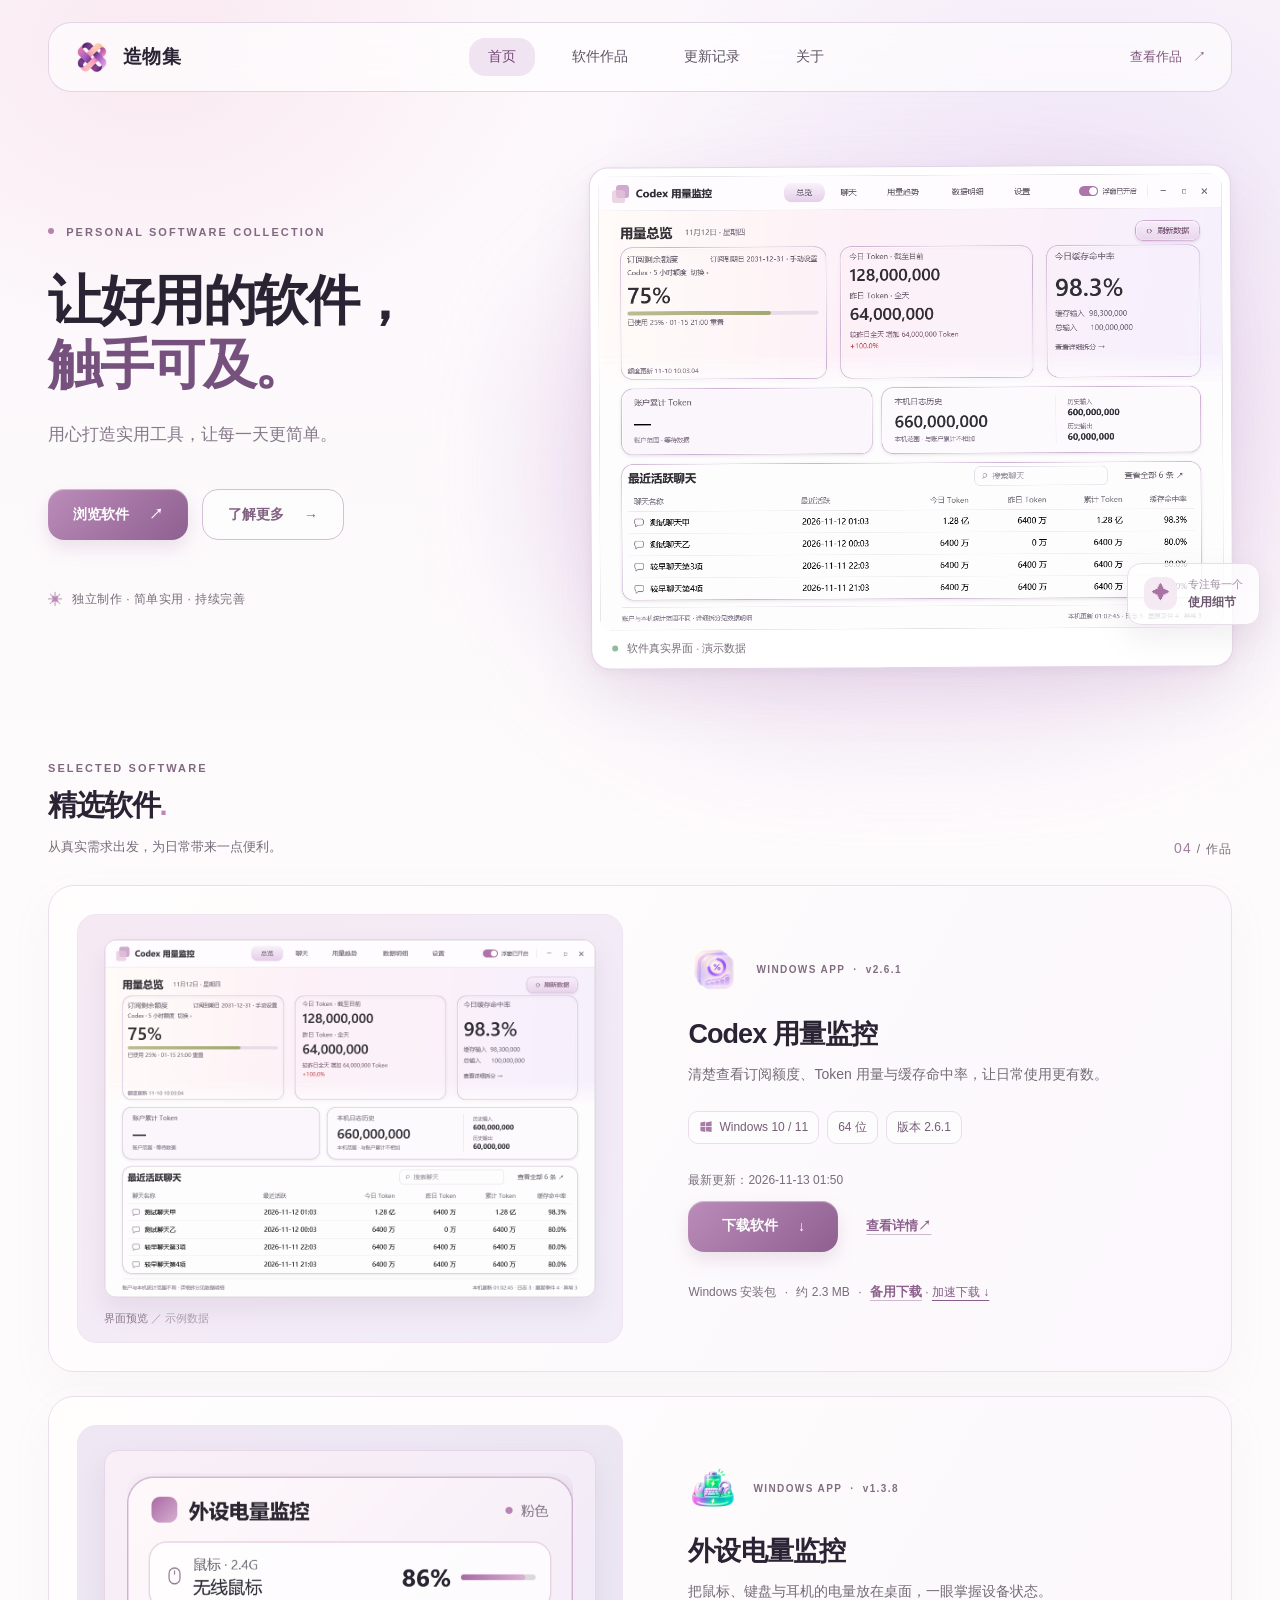
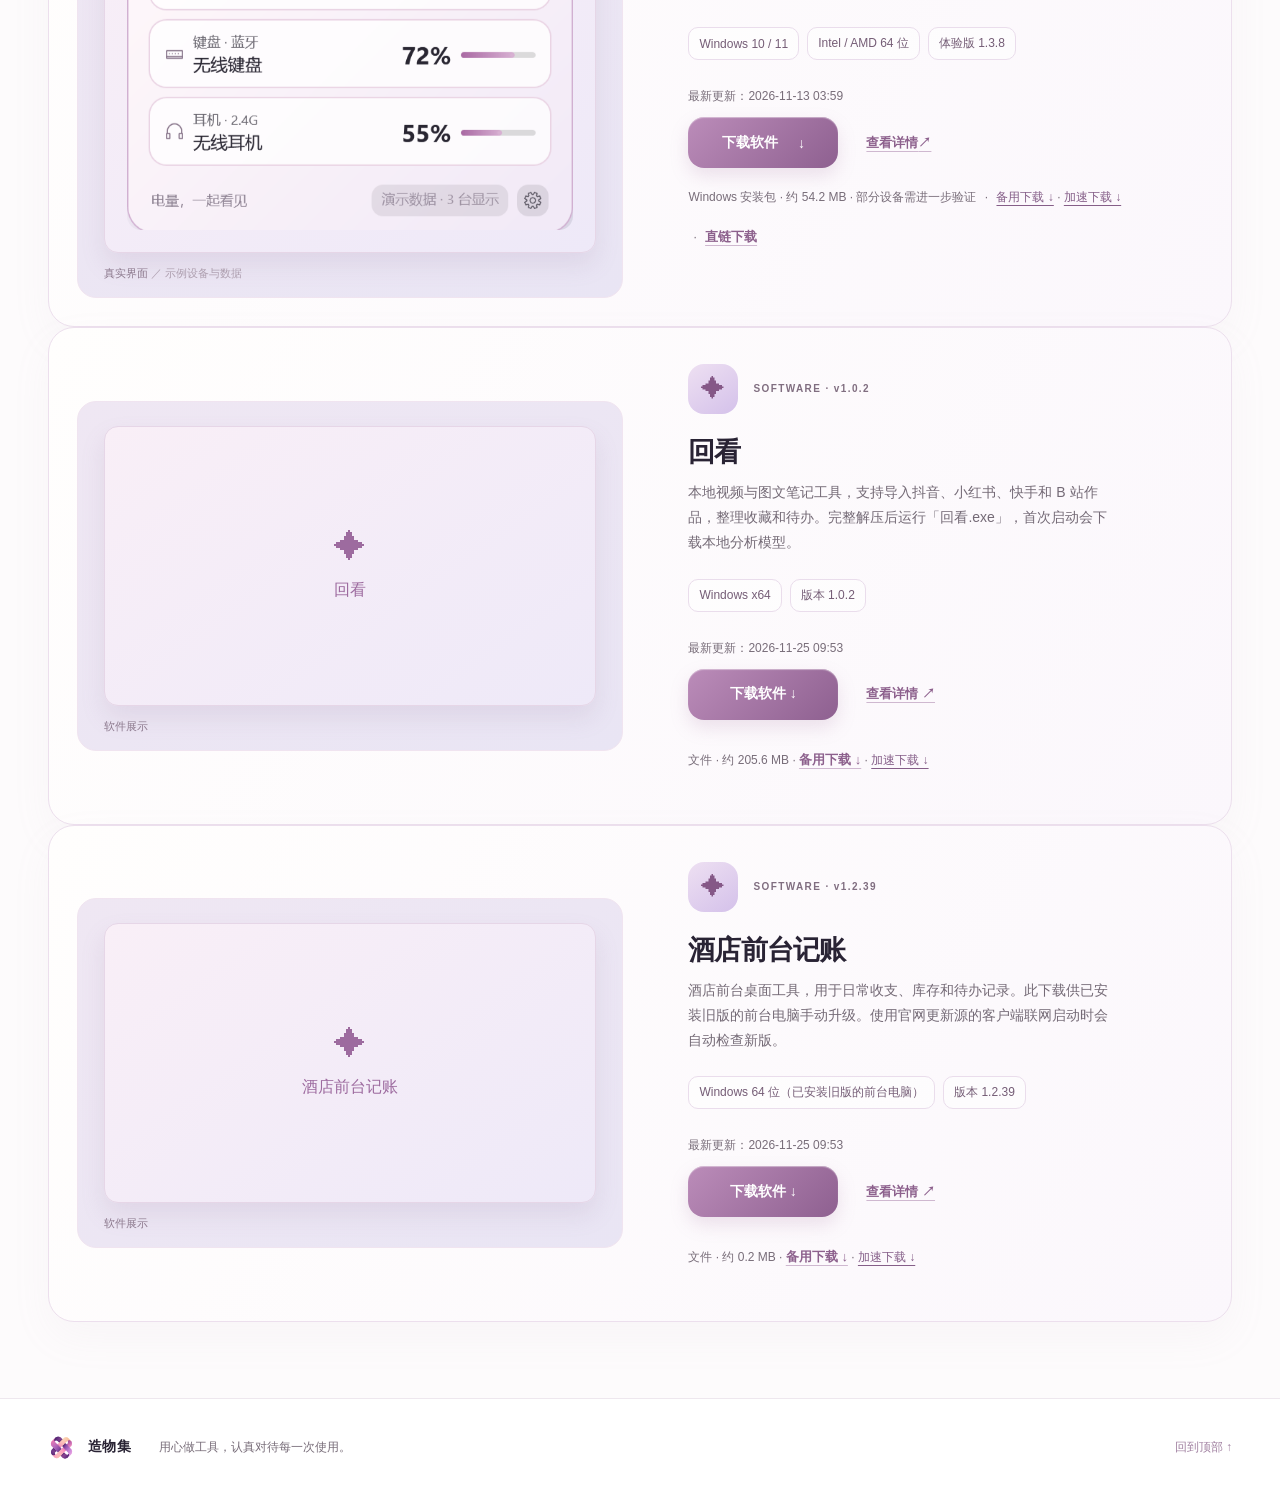
<file: index.html>
<!doctype html><html lang="zh-CN"><head><meta charset="utf-8"><meta name="viewport" content="width=device-width,initial-scale=1"><meta name="description" content="分享用心打造的实用软件与下载说明。"><title>造物集 · 让好用的软件，触手可及</title><link rel="icon" href="assets/website-knot.ico" sizes="any"><link rel="stylesheet" href="styles.css?v=1.3.1"></head><body><header class="site-header"><nav class="nav wrap" aria-label="主导航"><a class="brand" href="index.html"><img class="site-mark" src="assets/website-knot.png" alt=""><span>造物集</span></a><div class="nav-links"><a class="active" aria-current="page" href="index.html">首页</a><a  href="software.html">软件作品</a><a  href="updates.html">更新记录</a><a  href="about.html">关于</a></div><a class="nav-cta" href="software.html">查看作品 <span aria-hidden="true">↗</span></a></nav></header><main id="top"><section class="hero wrap"><div class="hero-copy"><div class="eyebrow"><span class="dot"></span> PERSONAL SOFTWARE COLLECTION</div><h1>让好用的软件，<br><span>触手可及。</span></h1><p>用心打造实用工具，<br class="mobile-break">让每一天更简单。</p><div class="hero-actions"><a class="button primary" href="software.html">浏览软件 <span aria-hidden="true">↗</span></a><a class="button secondary" href="about.html">了解更多 <span aria-hidden="true">→</span></a></div><div class="hero-note"><span class="tiny-mark">✳</span> 独立制作 · 简单实用 · 持续完善</div></div><div class="hero-visual"><div class="visual-glow"></div><figure class="window-image"><picture><source type="image/webp" srcset="assets/codex-monitor-demo.webp"><img src="assets/codex-monitor-demo.png" alt="Codex 用量监控总览界面，使用演示数据"></picture><figcaption><span class="status-dot"></span> 软件真实界面 · 演示数据</figcaption></figure><div class="floating-tag"><span class="tag-symbol">✦</span><span>专注每一个<br><strong>使用细节</strong></span></div></div></section><section class="catalog wrap" id="software"><div class="section-heading"><div><div class="eyebrow">SELECTED SOFTWARE</div><h2>精选软件<span class="heading-dot">.</span></h2><p>从真实需求出发，为日常带来一点便利。</p></div><span class="section-count">04 <span>/ 作品</span></span></div><article class="product"><div class="product-shot"><div class="shot-window"><picture><source type="image/webp" srcset="assets/codex-monitor-demo.webp"><img src="assets/codex-monitor-demo.png" alt="软件总览页面截图，演示数据已替代个人数据"></picture></div><span class="shot-caption">界面预览 <span>／ 示例数据</span></span></div><div class="product-info"><div class="product-meta"><span class="product-icon" aria-hidden="true" style="background:transparent"><img loading="lazy" decoding="async" src="assets/codex-app-icon-261.png" alt="" style="width:100%;height:100%;object-fit:contain"></span><span class="meta-label">WINDOWS APP <b>·</b> v2.6.1</span></div><h3>Codex 用量监控</h3><p class="product-description">清楚查看订阅额度、Token 用量与缓存命中率，让日常使用更有数。</p><div class="chips"><span><svg viewBox="0 0 20 20" aria-hidden="true"><path d="M2 3.5 9 2v7H2zm8 0 8-1.6V9h-8zM2 10h7v7l-7-1.4zm8 0h8v7.2L10 16z"/></svg>Windows 10 / 11</span><span>64 位</span><span>版本 2.6.1</span></div><p class="release-date">最新更新：2026-11-13 01:50</p><div class="product-actions"><a class="button primary download" href="https://raw.githubusercontent.com/xiaodank99-art/xiaodank99-art.github.io/main/assets/CodexUsageMonitor-2.6.1-final-setup.exe" download>下载软件 <span aria-hidden="true">↓</span></a><a class="text-link" href="codex-monitor.html">查看详情 <span aria-hidden="true">↗</span></a></div><div class="product-foot">Windows 安装包 <span>·</span> 约 2.3 MB <span>·</span> <a class="text-link" href="https://github.com/xiaodank99-art/xiaodank99-art.github.io/releases/download/codex-v2.6.1/CodexUsageMonitor-2.6.1-setup.exe" download>备用下载</a></div></div></article><article class="product battery-product"><div class="product-shot battery-shot"><div class="shot-window"><img loading="lazy" decoding="async" src="assets/battery-v120-dock.png" alt="外设电量监控界面，展示虚拟设备和示例电量" loading="lazy"></div><span class="shot-caption">真实界面 <span>／ 示例设备与数据</span></span></div><div class="product-info"><div class="product-meta"><span class="battery-icon" aria-hidden="true" style="background:transparent"><img loading="lazy" decoding="async" src="assets/battery-app-icon-132.png" alt="" style="width:100%;height:100%;object-fit:contain"></span><span class="meta-label">WINDOWS APP <b>·</b> v1.3.8</span></div><h3>外设电量监控</h3><p class="product-description">把鼠标、键盘与耳机的电量放在桌面，一眼掌握设备状态。</p><div class="chips"><span>Windows 10 / 11</span><span>Intel / AMD 64 位</span><span>体验版 1.3.8</span></div><p class="release-date">最新更新：2026-11-13 03:59</p><div class="product-actions"><a class="button primary download" data-battery-fast href="https://github.com/xiaodank99-art/xiaodank99-art.github.io/releases/download/battery-v1.3.8/PeripheralBatteryMonitor-1.3.8-Windows-x64-Setup.exe">下载软件 <span aria-hidden="true">↓</span></a><a class="text-link" href="peripheral-battery.html">查看详情 <span aria-hidden="true">↗</span></a></div><div class="product-foot">Windows 安装包 · 约 54.2 MB · 部分设备需进一步验证 <span>·</span> <button type="button" class="backup-link" data-battery-backup>备用下载 ↓</button><span class="backup-status" role="status" aria-live="polite"></span> <span>·</span> <a class="text-link" href="https://github.com/xiaodank99-art/xiaodank99-art.github.io/releases/download/battery-v1.3.8/PeripheralBatteryMonitor-1.3.8-Windows-x64-Setup.exe">直链下载</a><noscript>（备用下载需要启用 JavaScript）</noscript></div></div></article><!-- ZAOWUJI-EXTRAS:START --><article class="product extra-product"><div class="product-shot battery-shot"><div class="shot-window"><div style="padding:5rem 1.5rem;text-align:center;color:#9d6b9f;font-size:2rem">✦<br><span style="font-size:1rem">回看</span></div></div><span class="shot-caption">软件展示</span></div><div class="product-info"><div class="product-meta"><span class="battery-icon" aria-hidden="true">✦</span><span class="meta-label">SOFTWARE · v1.0.2</span></div><h3>回看</h3><p class="product-description">本地视频与图文笔记工具，支持导入抖音、小红书、快手和 B 站作品，整理收藏和待办。完整解压后运行「回看.exe」，首次启动会下载本地分析模型。</p><div class="chips"><span>Windows x64</span><span>版本 1.0.2</span></div><p class="release-date">最新更新：2026-11-25 09:53</p><div class="product-actions"><a class="button primary download" href="https://github.com/xiaodank99-art/xiaodank99-art.github.io/releases/download/extra-1b975d395758dd1a-v1.0.2/extra-1b975d395758dd1a-1.0.2.zip" data-zaowuji-extra="1b975d395758dd1a" data-version="1.0.2" data-size="215605164" data-hash="28709b4f3ee74a113bf6f23bcab9f112ad1007087b53ceed5ef928fc404d1807">下载软件 ↓</a><a class="text-link" href="extra-1b975d395758dd1a.html">查看详情 ↗</a></div><div class="product-foot">文件 · 约 205.6 MB · <a class="text-link" href="https://github.com/xiaodank99-art/xiaodank99-art.github.io/releases/download/extra-1b975d395758dd1a-v1.0.2/extra-1b975d395758dd1a-1.0.2.zip">备用下载 ↓</a><span class="backup-status" role="status" aria-live="polite"></span></div></div></article><article class="product extra-product"><div class="product-shot battery-shot"><div class="shot-window"><div style="padding:5rem 1.5rem;text-align:center;color:#9d6b9f;font-size:2rem">✦<br><span style="font-size:1rem">酒店前台记账</span></div></div><span class="shot-caption">软件展示</span></div><div class="product-info"><div class="product-meta"><span class="battery-icon" aria-hidden="true">✦</span><span class="meta-label">SOFTWARE · v1.2.39</span></div><h3>酒店前台记账</h3><p class="product-description">酒店前台桌面工具，用于日常收支、库存和待办记录。此下载供已安装旧版的前台电脑手动升级。使用官网更新源的客户端联网启动时会自动检查新版。</p><div class="chips"><span>Windows 64 位（已安装旧版的前台电脑）</span><span>版本 1.2.39</span></div><p class="release-date">最新更新：2026-11-25 09:53</p><div class="product-actions"><a class="button primary download" href="https://github.com/xiaodank99-art/xiaodank99-art.github.io/releases/download/extra-f8869d2ba85c0fd4-v1.2.39/extra-f8869d2ba85c0fd4-1.2.39.zip" data-zaowuji-extra="f8869d2ba85c0fd4" data-version="1.2.39" data-size="218936" data-hash="647a30c1f3ed27b693bf97d4cd757d7e508420374f2b837377b18af6e643f379">下载软件 ↓</a><a class="text-link" href="extra-f8869d2ba85c0fd4.html">查看详情 ↗</a></div><div class="product-foot">文件 · 约 0.2 MB · <a class="text-link" href="https://github.com/xiaodank99-art/xiaodank99-art.github.io/releases/download/extra-f8869d2ba85c0fd4-v1.2.39/extra-f8869d2ba85c0fd4-1.2.39.zip">备用下载 ↓</a><span class="backup-status" role="status" aria-live="polite"></span></div></div></article><!-- ZAOWUJI-EXTRAS:END --></section></main><footer><div class="wrap footer-inner"><a class="brand footer-brand" href="#top"><img class="site-mark small" src="assets/website-knot.png" alt=""><span>造物集</span></a><p>用心做工具，认真对待每一次使用。</p><a href="#top">回到顶部 ↑</a></div></footer><script src="battery-backup.js?v=1.3.8-fast2-native" defer></script><script src="custom-download.js" defer></script><script src="cf-download.js?v=3" defer></script></body></html>
</file>
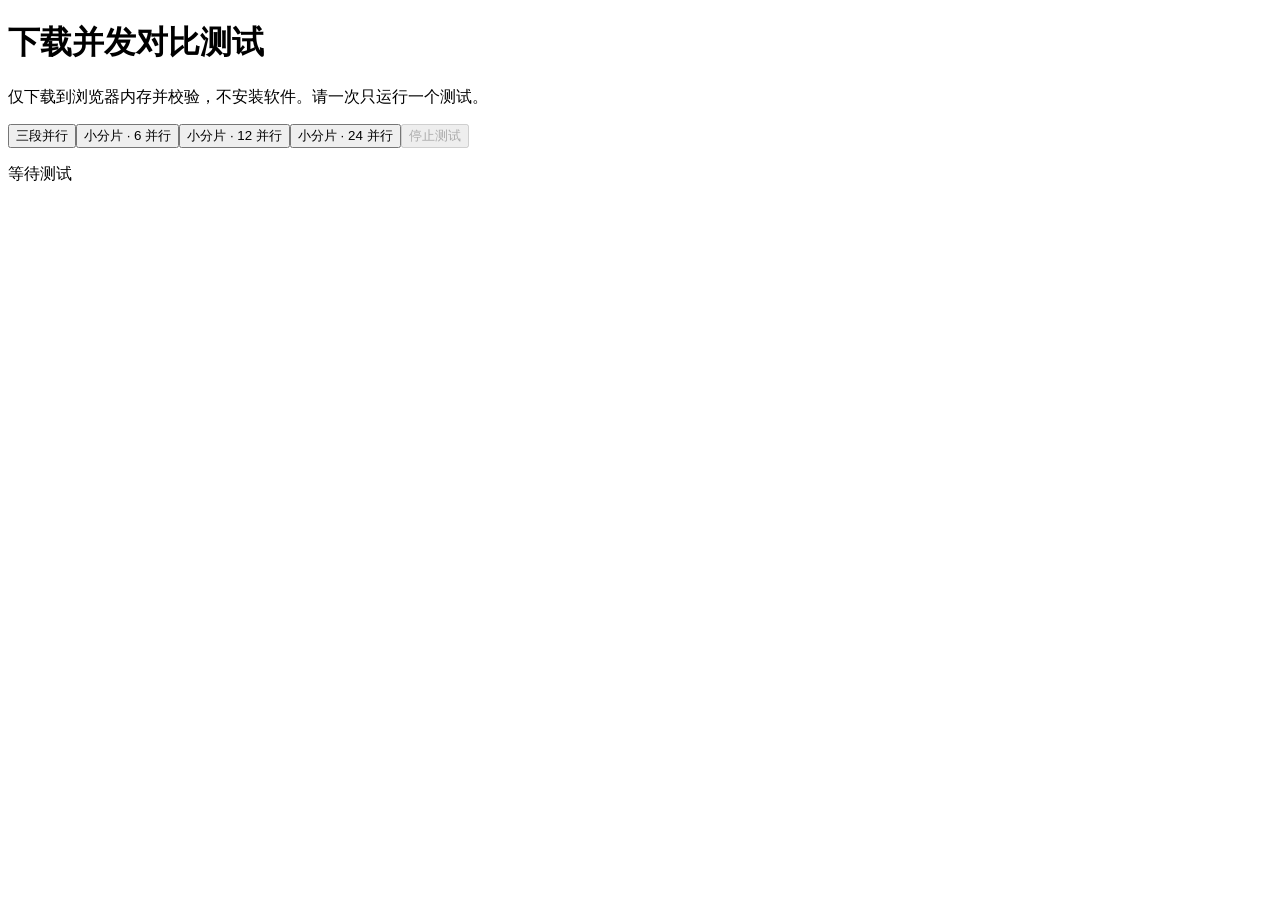
<file: cloudflare-benchmark/index.html>
<!doctype html><html lang="zh-CN"><meta charset="utf-8"><meta name="viewport" content="width=device-width,initial-scale=1"><title>下载并发对比测试</title>
<h1>下载并发对比测试</h1><p>仅下载到浏览器内存并校验，不安装软件。请一次只运行一个测试。</p>
<button data-test="large">三段并行</button><button data-test="6">小分片 · 6 并行</button><button data-test="12">小分片 · 12 并行</button><button data-test="24">小分片 · 24 并行</button><button id="stop" disabled>停止测试</button><p role="status" id="status">等待测试</p>
<script>
const buttons=[...document.querySelectorAll('[data-test]')],status=document.querySelector('#status'),stop=document.querySelector('#stop');
const total=56823029,expected='e2e1d05b61786b35a7e6599da8cdc2ad1adfd25398a227b026c762817c48da65';
async function run(mode){
 const files=mode==='large'?Array.from({length:3},(_,i)=>'large/part-'+String(i+1).padStart(2,'0')+'.bin'):Array.from({length:Math.ceil(total/1048576)},(_,i)=>'small/part-'+String(i+1).padStart(2,'0')+'.bin');
 const concurrency=mode==='large'?3:Number(mode),results=new Array(files.length),ctl=new AbortController(),start=performance.now();
 let received=0,next=0,done=0,last=start,reason='';buttons.forEach(b=>b.disabled=true);stop.disabled=false;
 stop.onclick=()=>{reason='已停止';ctl.abort()};status.textContent='正在准备下载…';
 const timer=setInterval(()=>{const secs=(performance.now()-start)/1000;status.textContent=`已接收 ${(received/1048576).toFixed(2)} / ${(total/1048576).toFixed(2)} MiB，完成 ${done}/${files.length} 段，已用 ${secs.toFixed(0)} 秒，平均 ${(received/1048576/Math.max(secs,.001)).toFixed(2)} MiB/s`;if(performance.now()-last>45000){reason='连续 45 秒没有收到数据';ctl.abort()}},1000);
 try{
  async function worker(){while(true){const i=next++;if(i>=files.length)return;const response=await fetch(files[i],{cache:'no-store',signal:ctl.signal});if(!response.ok||!response.body)throw Error('文件请求失败');const reader=response.body.getReader(),chunks=[];while(true){const {done,value}=await reader.read();if(done)break;received+=value.length;last=performance.now();if(received>total)throw Error('数据过多');chunks.push(value)}results[i]=new Blob(chunks);done++}}
  await Promise.all(Array.from({length:Math.min(concurrency,files.length)},worker));clearInterval(timer);
  const blob=new Blob(results);if(blob.size!==total)throw Error('文件大小不符');status.textContent='下载完成，正在校验…';
  const hash=Array.from(new Uint8Array(await crypto.subtle.digest('SHA-256',await blob.arrayBuffer())),x=>x.toString(16).padStart(2,'0')).join('');
  if(hash!==expected)throw Error('文件校验失败');const sec=(performance.now()-start)/1000;status.textContent=`${mode==='large'?'三段并行':mode+' 并行'}：校验通过，耗时 ${sec.toFixed(2)} 秒，平均 ${(total/1048576/sec).toFixed(2)} MiB/s。`;
 }catch(e){ctl.abort();status.textContent=`测试未完成：${reason||e.message}；已收到 ${(received/1048576).toFixed(2)} MiB。`}
 finally{clearInterval(timer);buttons.forEach(b=>b.disabled=false);stop.disabled=true;stop.onclick=null}
}
buttons.forEach(b=>b.addEventListener('click',()=>run(b.dataset.test)));
</script></html>
</file>
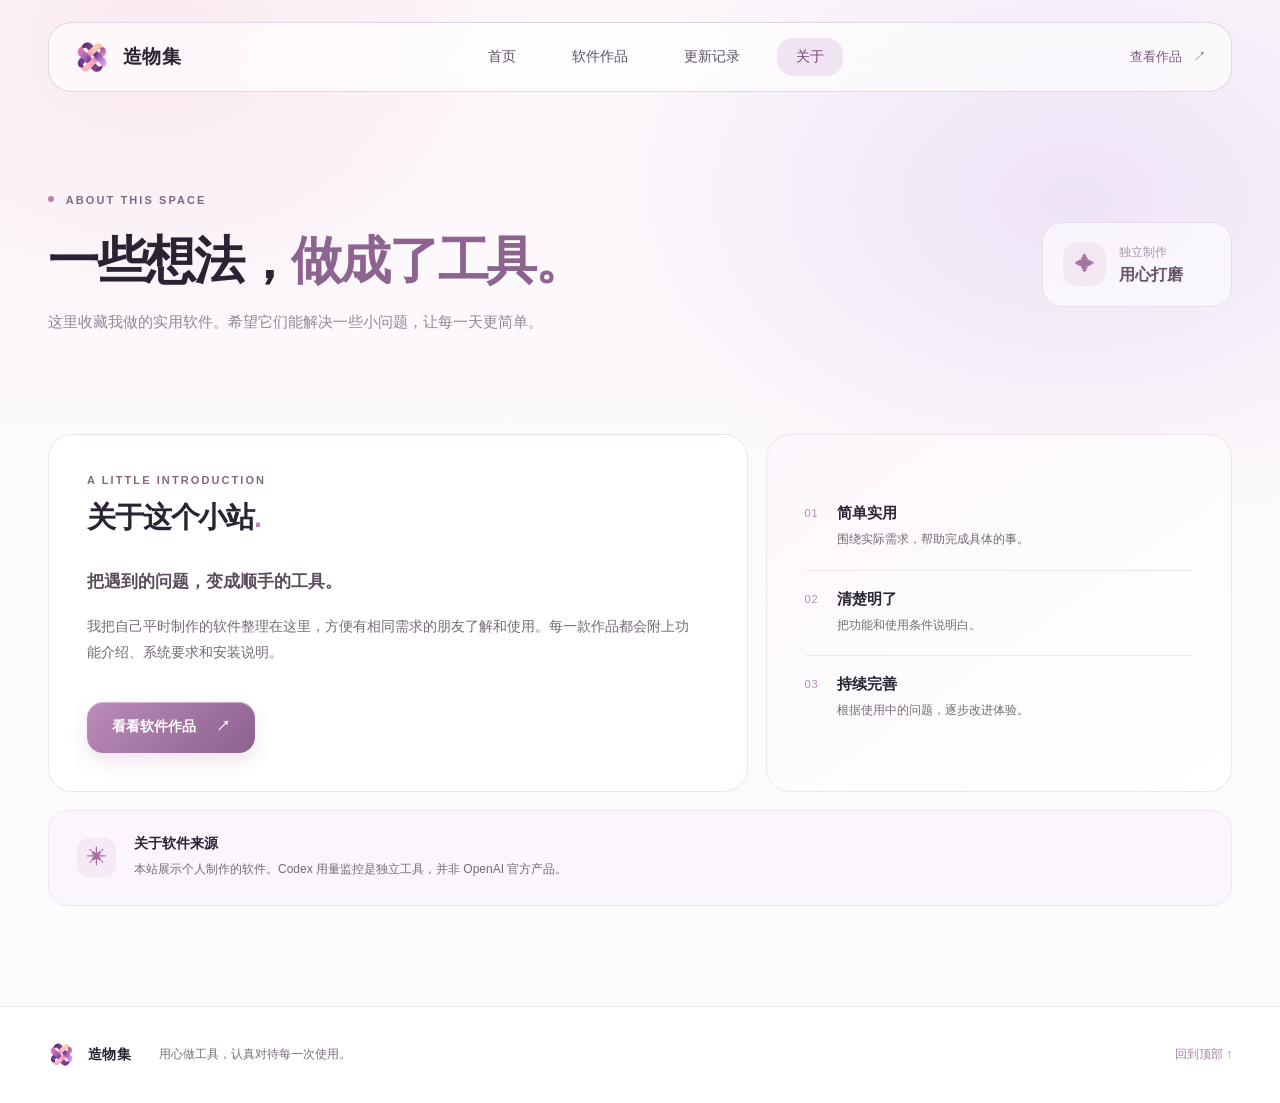
<file: about.html>
<!doctype html><html lang="zh-CN"><head><meta charset="utf-8"><meta name="viewport" content="width=device-width,initial-scale=1"><meta name="description" content="分享用心打造的实用软件与下载说明。"><title>关于 · 造物集</title><link rel="icon" href="assets/website-knot.ico" sizes="any"><link rel="stylesheet" href="styles.css"></head><body><header class="site-header"><nav class="nav wrap" aria-label="主导航"><a class="brand" href="index.html"><img class="site-mark" src="assets/website-knot.png" alt=""><span>造物集</span></a><div class="nav-links"><a  href="index.html">首页</a><a  href="software.html">软件作品</a><a  href="updates.html">更新记录</a><a class="active" aria-current="page" href="about.html">关于</a></div><a class="nav-cta" href="software.html">查看作品 <span aria-hidden="true">↗</span></a></nav></header><main id="top"><section class="subhero wrap"><div><div class="eyebrow"><span class="dot"></span> ABOUT THIS SPACE</div><h1>一些想法，<span>做成了工具。</span></h1><p>这里收藏我做的实用软件。希望它们能解决一些小问题，让每一天更简单。</p></div><div class="subhero-aside"><span class="aside-icon">✦</span><span>独立制作<strong>用心打磨</strong></span></div></section><section class="content-section wrap"><div class="about-layout"><article class="about-story"><div class="eyebrow">A LITTLE INTRODUCTION</div><h2>关于这个小站<span class="heading-dot">.</span></h2><p class="story-lead">把遇到的问题，变成顺手的工具。</p><p>我把自己平时制作的软件整理在这里，方便有相同需求的朋友了解和使用。每一款作品都会附上功能介绍、系统要求和安装说明。</p><a class="button primary" href="software.html">看看软件作品 <span aria-hidden="true">↗</span></a></article><aside class="about-values"><div class="value-row"><span>01</span><div><h3>简单实用</h3><p>围绕实际需求，帮助完成具体的事。</p></div></div><div class="value-row"><span>02</span><div><h3>清楚明了</h3><p>把功能和使用条件说明白。</p></div></div><div class="value-row"><span>03</span><div><h3>持续完善</h3><p>根据使用中的问题，逐步改进体验。</p></div></div></aside></div><div class="notice-card"><span class="feature-icon">✳</span><div><h3>关于软件来源</h3><p>本站展示个人制作的软件。Codex 用量监控是独立工具，并非 OpenAI 官方产品。</p></div></div></section></main><footer><div class="wrap footer-inner"><a class="brand footer-brand" href="index.html#top"><img class="site-mark small" src="assets/website-knot.png" alt=""><span>造物集</span></a><p>用心做工具，认真对待每一次使用。</p><a href="#top">回到顶部 ↑</a></div></footer></body></html>
</file>
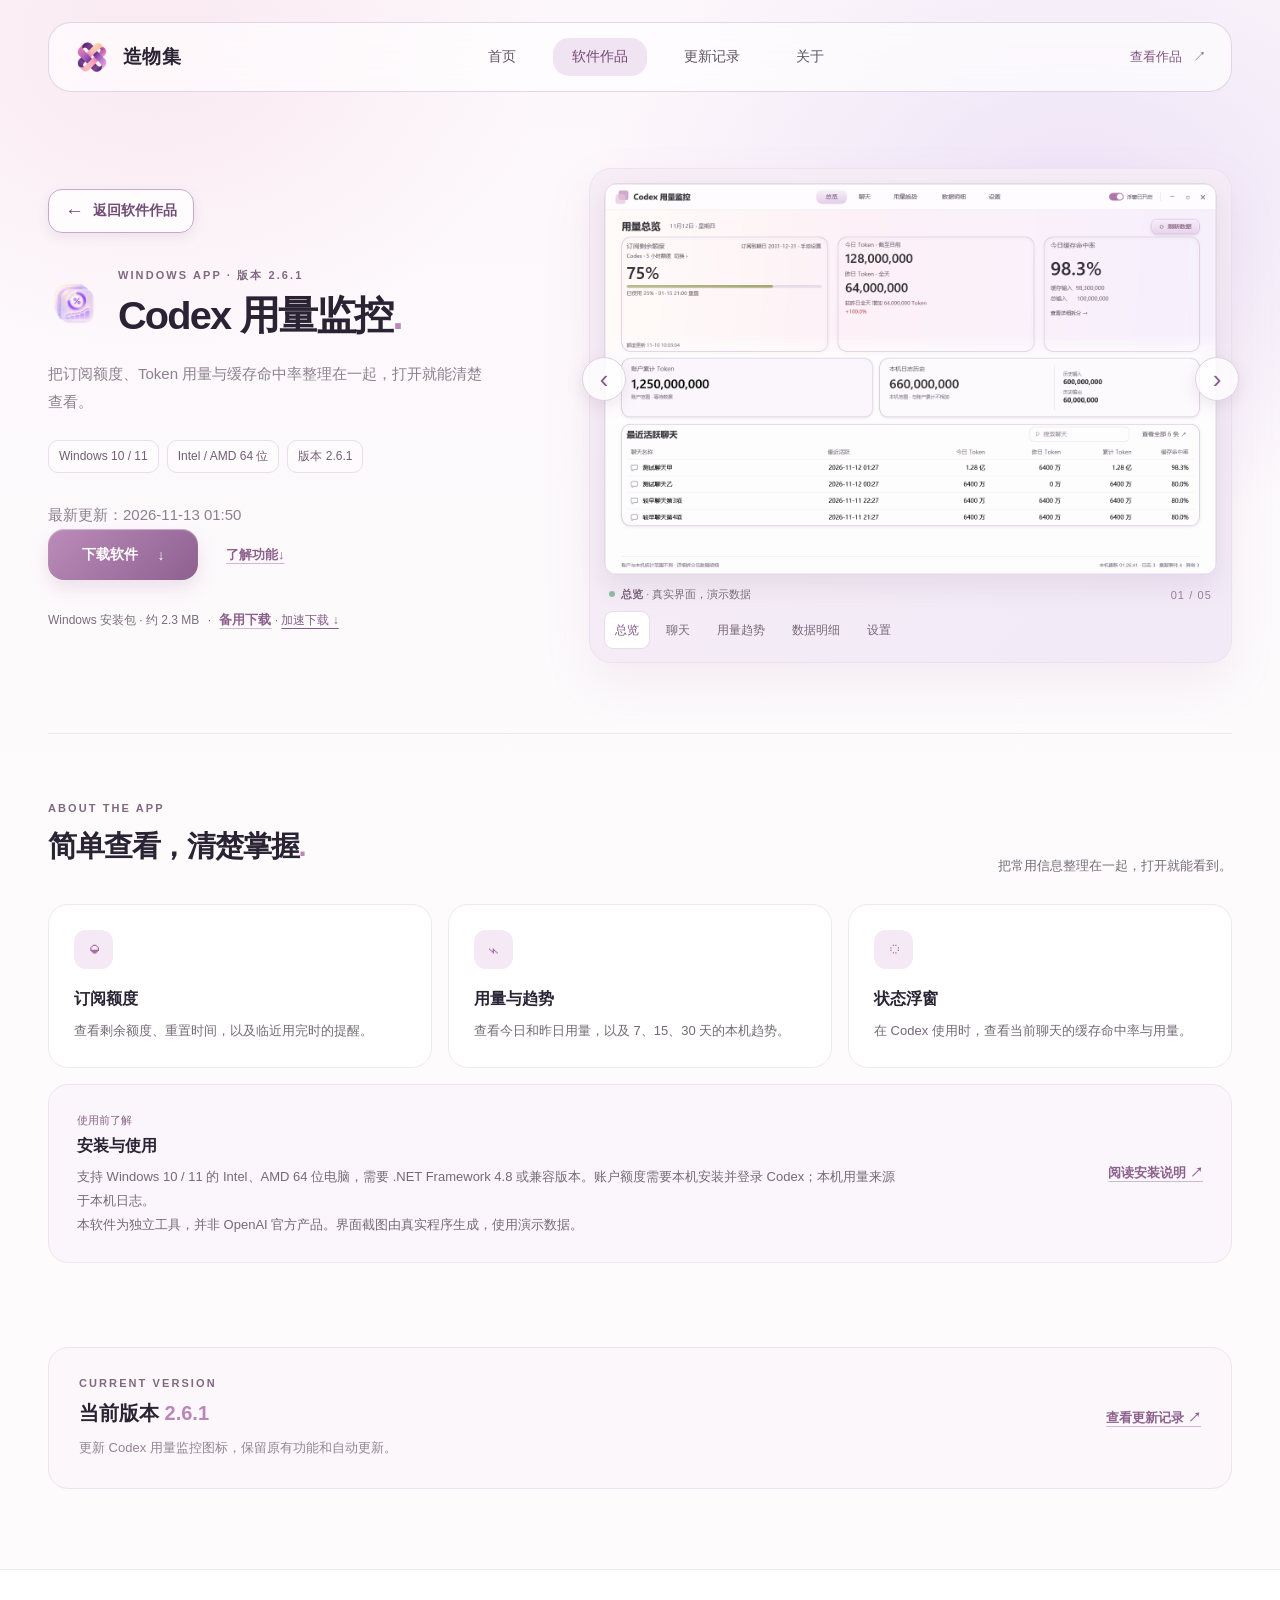
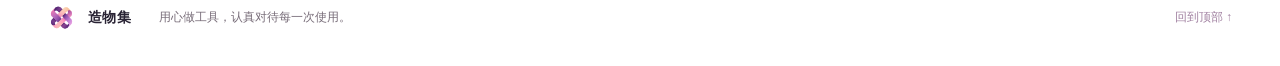
<file: codex-monitor.html>
<!doctype html><html lang="zh-CN"><head><meta charset="utf-8"><meta name="viewport" content="width=device-width,initial-scale=1"><meta name="description" content="了解 Codex 用量监控的功能、安装条件及下载方式。"><title>Codex 用量监控 · 造物集</title><link rel="icon" href="assets/website-knot.ico" sizes="any"><link rel="stylesheet" href="styles.css"></head><body><header class="site-header"><nav class="nav wrap" aria-label="主导航"><a class="brand" href="index.html"><img class="site-mark" src="assets/website-knot.png" alt=""><span>造物集</span></a><div class="nav-links"><a  href="index.html">首页</a><a class="active" aria-current="page" href="software.html">软件作品</a><a  href="updates.html">更新记录</a><a  href="about.html">关于</a></div><a class="nav-cta" href="software.html">查看作品 <span aria-hidden="true">↗</span></a></nav></header><main id="top"><section class="app-hero wrap"><div class="app-intro"><a class="back-link" href="software.html"><span aria-hidden="true">←</span>返回软件作品</a><div class="app-heading"><span class="product-icon" aria-hidden="true" style="background:transparent"><img src="assets/codex-app-icon-261.png" alt="" style="width:100%;height:100%;object-fit:contain"></span><div><div class="eyebrow">WINDOWS APP · 版本 2.6.1</div><h1>Codex 用量监控<span class="heading-dot">.</span></h1></div></div><p>把订阅额度、Token 用量与缓存命中率整理在一起，打开就能清楚查看。</p><div class="chips"><span>Windows 10 / 11</span><span>Intel / AMD 64 位</span><span>版本 2.6.1</span></div><p class="release-date">最新更新：2026-11-13 01:50</p><div class="product-actions"><a class="button primary download" href="https://raw.githubusercontent.com/xiaodank99-art/xiaodank99-art.github.io/main/assets/CodexUsageMonitor-2.6.1-final-setup.exe" download>下载软件 <span aria-hidden="true">↓</span></a><a class="text-link" href="#details">了解功能 <span aria-hidden="true">↓</span></a></div><div class="product-foot">Windows 安装包 · 约 2.3 MB <span>·</span> <a class="text-link" href="https://github.com/xiaodank99-art/xiaodank99-art.github.io/releases/download/codex-v2.6.1/CodexUsageMonitor-2.6.1-setup.exe" download>备用下载</a></div></div><figure class="app-preview gallery" aria-label="软件界面截图浏览"><div class="gallery-frame"><div class="shot-window"><picture><source id="gallery-webp" type="image/webp" srcset="assets/monitor-screen-0.webp"><img id="gallery-image" src="assets/monitor-screen-0.png" alt="软件总览界面，演示数据"></picture></div><button type="button" class="gallery-arrow gallery-prev" aria-label="上一张截图" title="上一张">‹</button><button type="button" class="gallery-arrow gallery-next" aria-label="下一张截图" title="下一张">›</button></div><figcaption class="gallery-caption"><span><span class="status-dot"></span><strong id="gallery-name">总览</strong><span class="gallery-caption-sub"> · 真实界面，演示数据</span></span><span id="gallery-count" aria-live="polite">01 / 05</span></figcaption><div class="gallery-tabs" aria-label="选择界面"><button type="button" data-slide="0" aria-pressed="true">总览</button><button type="button" data-slide="1" aria-pressed="false">聊天</button><button type="button" data-slide="2" aria-pressed="false">用量趋势</button><button type="button" data-slide="3" aria-pressed="false">数据明细</button><button type="button" data-slide="4" aria-pressed="false">设置</button></div><noscript><p class="gallery-noscript">启用 JavaScript 后可切换查看其他界面截图。</p></noscript></figure></section><section class="details wrap" id="details"><div class="details-head"><div><div class="eyebrow">ABOUT THE APP</div><h2>简单查看，清楚掌握<span class="heading-dot">.</span></h2></div><p>把常用信息整理在一起，打开就能看到。</p></div><div class="features"><article><span class="feature-icon">◒</span><h3>订阅额度</h3><p>查看剩余额度、重置时间，以及临近用完时的提醒。</p></article><article><span class="feature-icon">⌁</span><h3>用量与趋势</h3><p>查看今日和昨日用量，以及 7、15、30 天的本机趋势。</p></article><article><span class="feature-icon">◌</span><h3>状态浮窗</h3><p>在 Codex 使用时，查看当前聊天的缓存命中率与用量。</p></article></div><div class="install-note"><div><span class="mini-label">使用前了解</span><h3>安装与使用</h3><p>支持 Windows 10 / 11 的 Intel、AMD 64 位电脑，需要 .NET Framework 4.8 或兼容版本。账户额度需要本机安装并登录 Codex；本机用量来源于本机日志。</p><p>本软件为独立工具，并非 OpenAI 官方产品。界面截图由真实程序生成，使用演示数据。</p></div><a class="text-link" href="assets/codex-monitor-guide-v261.txt" target="_blank" rel="noopener">阅读安装说明 ↗</a></div></section><section class="app-release wrap"><div><div class="eyebrow">CURRENT VERSION</div><h2>当前版本 <span class="heading-dot">2.6.1</span></h2><p>更新 Codex 用量监控图标，保留原有功能和自动更新。</p></div><a class="text-link" href="updates.html">查看更新记录 ↗</a></section></main><footer><div class="wrap footer-inner"><a class="brand footer-brand" href="index.html#top"><img class="site-mark small" src="assets/website-knot.png" alt=""><span>造物集</span></a><p>用心做工具，认真对待每一次使用。</p><a href="#top">回到顶部 ↑</a></div></footer><script src="gallery.js" defer></script><script src="cf-download.js?v=3" defer></script></body></html>
</file>
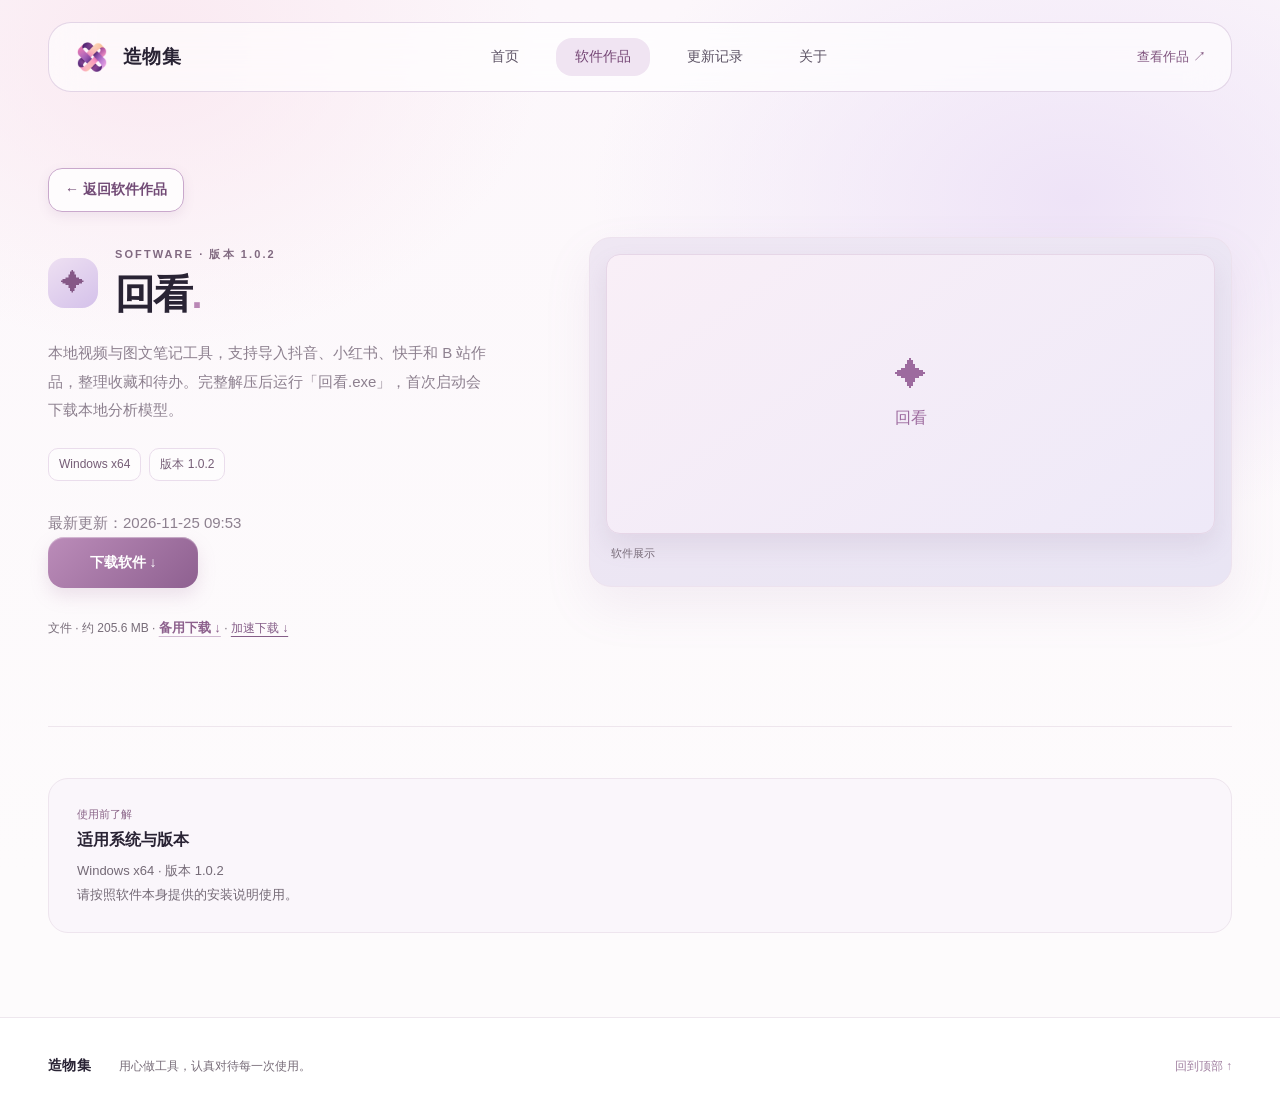
<file: extra-1b975d395758dd1a.html>
<!doctype html><html lang="zh-CN"><head><meta charset="utf-8"><meta name="viewport" content="width=device-width,initial-scale=1"><meta name="description" content="本地视频与图文笔记工具，支持导入抖音、小红书、快手和 B 站作品，整理收藏和待办。完整解压后运行「回看.exe」，首次启动会下载本地分析模型。"><title>回看 · 造物集</title><link rel="icon" href="assets/website-knot.ico"><link rel="stylesheet" href="styles.css"></head><body><header class="site-header"><nav class="nav wrap" aria-label="主导航"><a class="brand" href="index.html"><img class="site-mark" src="assets/website-knot.png" alt=""><span>造物集</span></a><div class="nav-links"><a href="index.html">首页</a><a class="active" href="software.html">软件作品</a><a href="updates.html">更新记录</a><a href="about.html">关于</a></div><a class="nav-cta" href="software.html">查看作品 ↗</a></nav></header><main id="top"><section class="app-hero wrap"><div class="app-intro"><a class="back-link" href="software.html">← 返回软件作品</a><div class="app-heading"><span class="battery-icon" aria-hidden="true">✦</span><div><div class="eyebrow">SOFTWARE · 版本 1.0.2</div><h1>回看<span class="heading-dot">.</span></h1></div></div><p>本地视频与图文笔记工具，支持导入抖音、小红书、快手和 B 站作品，整理收藏和待办。完整解压后运行「回看.exe」，首次启动会下载本地分析模型。</p><div class="chips"><span>Windows x64</span><span>版本 1.0.2</span></div><p class="release-date">最新更新：2026-11-25 09:53</p><div class="product-actions"><a class="button primary download" href="https://github.com/xiaodank99-art/xiaodank99-art.github.io/releases/download/extra-1b975d395758dd1a-v1.0.2/extra-1b975d395758dd1a-1.0.2.zip" data-zaowuji-extra="1b975d395758dd1a" data-version="1.0.2" data-size="215605164" data-hash="28709b4f3ee74a113bf6f23bcab9f112ad1007087b53ceed5ef928fc404d1807">下载软件 ↓</a></div><div class="product-foot">文件 · 约 205.6 MB · <a class="text-link" href="https://github.com/xiaodank99-art/xiaodank99-art.github.io/releases/download/extra-1b975d395758dd1a-v1.0.2/extra-1b975d395758dd1a-1.0.2.zip">备用下载 ↓</a><span class="backup-status" role="status" aria-live="polite"></span></div></div><figure class="app-preview battery-detail"><div class="gallery-frame"><div class="shot-window"><div style="padding:5rem 1.5rem;text-align:center;color:#9d6b9f;font-size:2rem">✦<br><span style="font-size:1rem">回看</span></div></div></div><figcaption class="gallery-caption">软件展示</figcaption></figure></section><section class="details wrap"><div class="install-note"><div><span class="mini-label">使用前了解</span><h3>适用系统与版本</h3><p>Windows x64 · 版本 1.0.2</p><p>请按照软件本身提供的安装说明使用。</p></div></div></section></main><footer><div class="wrap footer-inner"><a class="brand footer-brand" href="index.html">造物集</a><p>用心做工具，认真对待每一次使用。</p><a href="#">回到顶部 ↑</a></div></footer><script src="custom-download.js" defer></script><script src="cf-download.js?v=3" defer></script></body></html>
</file>
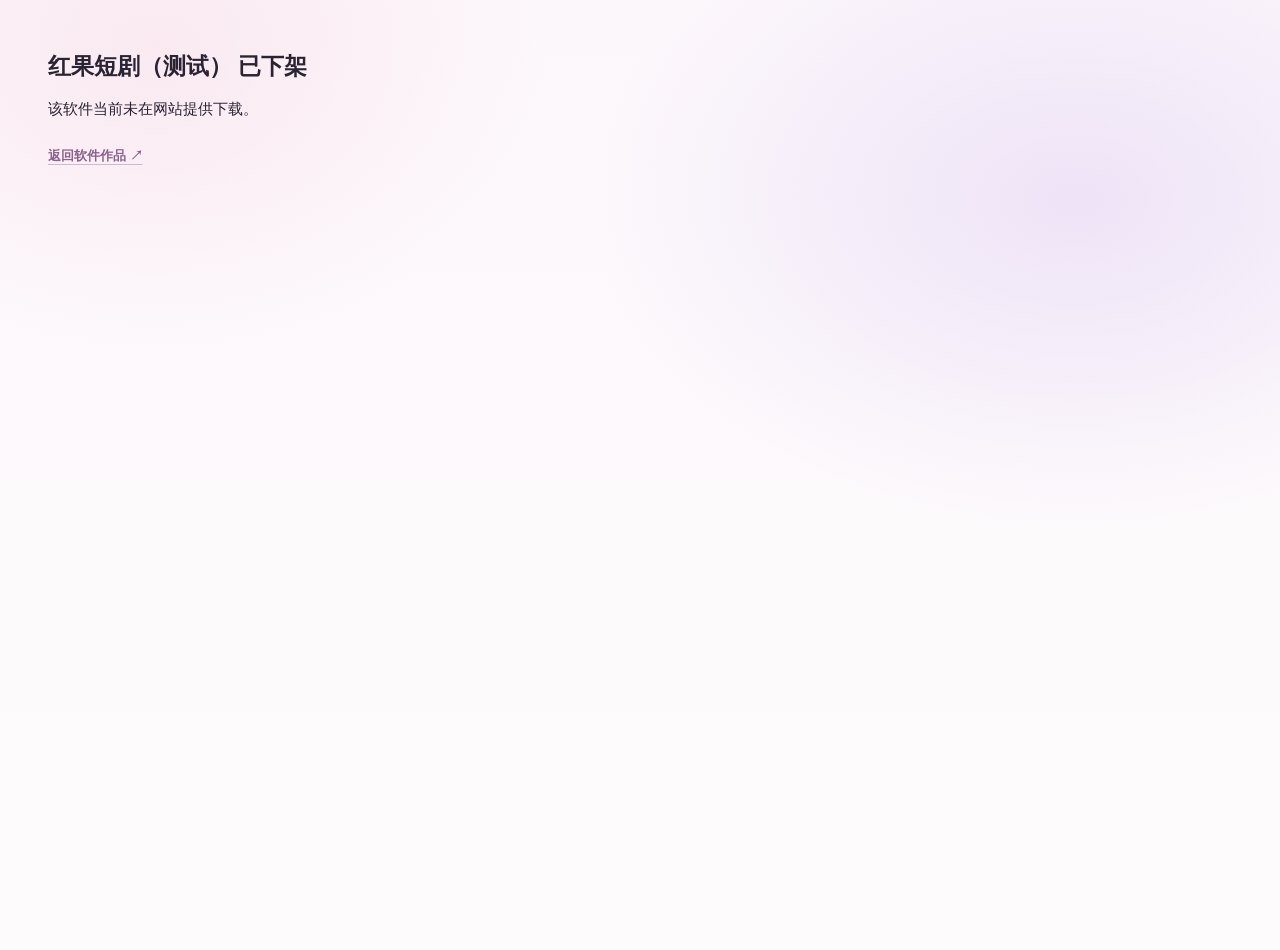
<file: extra-f298ede5791b2210.html>
<!doctype html><html lang="zh-CN"><head><meta charset="utf-8"><meta name="viewport" content="width=device-width,initial-scale=1"><title>软件已下架 · 造物集</title><link rel="stylesheet" href="styles.css"></head><body><main><section class="content-section wrap"><h1>红果短剧（测试） 已下架</h1><p>该软件当前未在网站提供下载。</p><a class="text-link" href="software.html">返回软件作品 ↗</a></section></main></body></html>
</file>
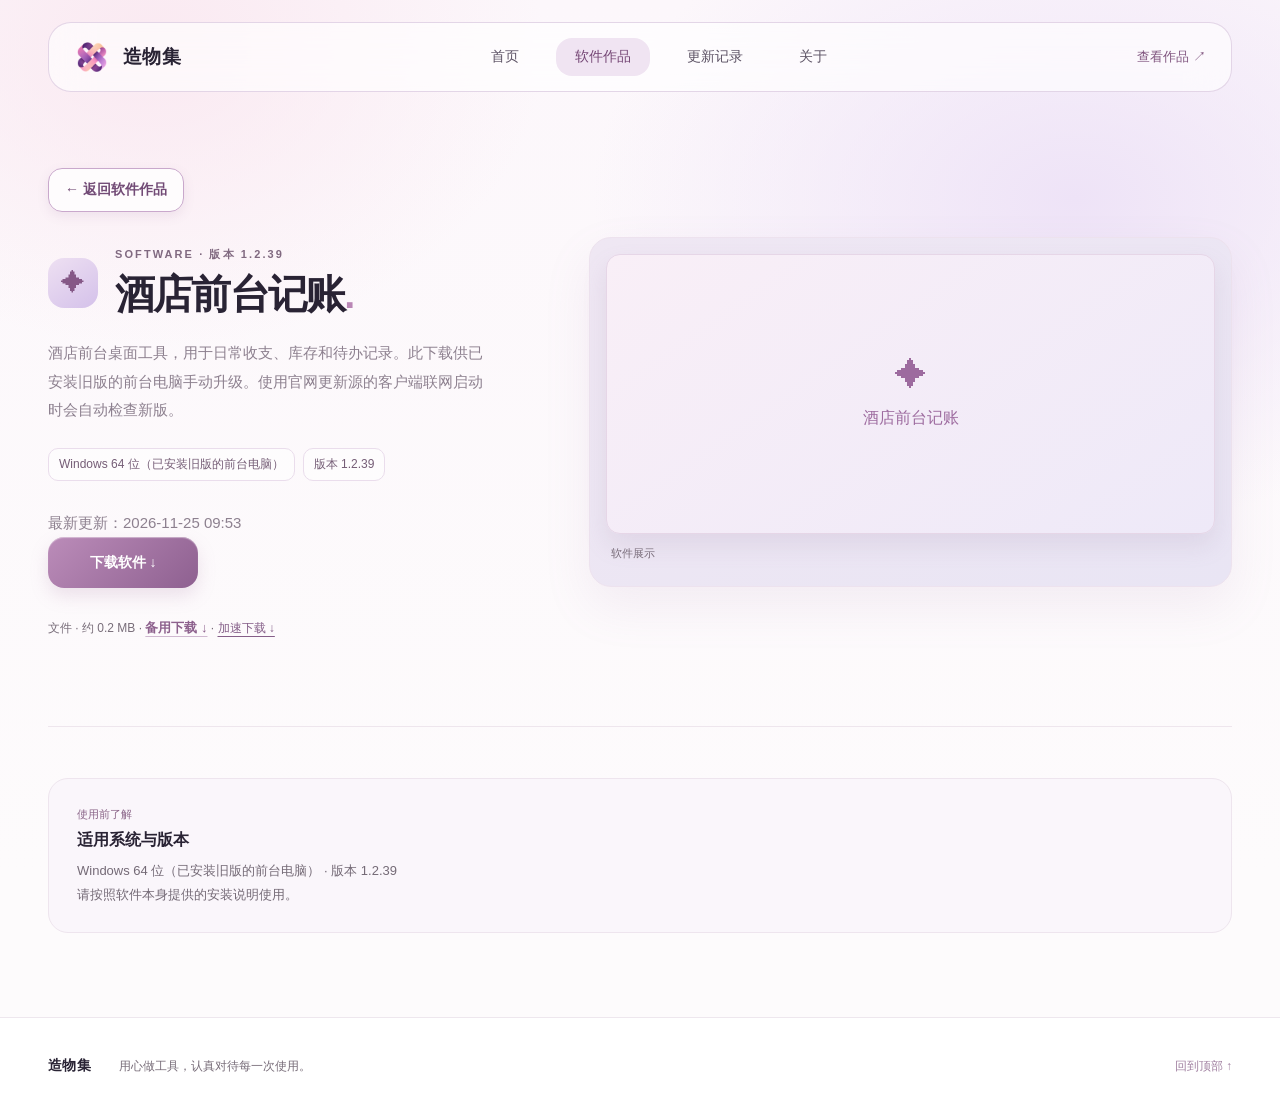
<file: extra-f8869d2ba85c0fd4.html>
<!doctype html><html lang="zh-CN"><head><meta charset="utf-8"><meta name="viewport" content="width=device-width,initial-scale=1"><meta name="description" content="酒店前台桌面工具，用于日常收支、库存和待办记录。此下载供已安装旧版的前台电脑手动升级。使用官网更新源的客户端联网启动时会自动检查新版。"><title>酒店前台记账 · 造物集</title><link rel="icon" href="assets/website-knot.ico"><link rel="stylesheet" href="styles.css"></head><body><header class="site-header"><nav class="nav wrap" aria-label="主导航"><a class="brand" href="index.html"><img class="site-mark" src="assets/website-knot.png" alt=""><span>造物集</span></a><div class="nav-links"><a href="index.html">首页</a><a class="active" href="software.html">软件作品</a><a href="updates.html">更新记录</a><a href="about.html">关于</a></div><a class="nav-cta" href="software.html">查看作品 ↗</a></nav></header><main id="top"><section class="app-hero wrap"><div class="app-intro"><a class="back-link" href="software.html">← 返回软件作品</a><div class="app-heading"><span class="battery-icon" aria-hidden="true">✦</span><div><div class="eyebrow">SOFTWARE · 版本 1.2.39</div><h1>酒店前台记账<span class="heading-dot">.</span></h1></div></div><p>酒店前台桌面工具，用于日常收支、库存和待办记录。此下载供已安装旧版的前台电脑手动升级。使用官网更新源的客户端联网启动时会自动检查新版。</p><div class="chips"><span>Windows 64 位（已安装旧版的前台电脑）</span><span>版本 1.2.39</span></div><p class="release-date">最新更新：2026-11-25 09:53</p><div class="product-actions"><a class="button primary download" href="https://github.com/xiaodank99-art/xiaodank99-art.github.io/releases/download/extra-f8869d2ba85c0fd4-v1.2.39/extra-f8869d2ba85c0fd4-1.2.39.zip" data-zaowuji-extra="f8869d2ba85c0fd4" data-version="1.2.39" data-size="218936" data-hash="647a30c1f3ed27b693bf97d4cd757d7e508420374f2b837377b18af6e643f379">下载软件 ↓</a></div><div class="product-foot">文件 · 约 0.2 MB · <a class="text-link" href="https://github.com/xiaodank99-art/xiaodank99-art.github.io/releases/download/extra-f8869d2ba85c0fd4-v1.2.39/extra-f8869d2ba85c0fd4-1.2.39.zip">备用下载 ↓</a><span class="backup-status" role="status" aria-live="polite"></span></div></div><figure class="app-preview battery-detail"><div class="gallery-frame"><div class="shot-window"><div style="padding:5rem 1.5rem;text-align:center;color:#9d6b9f;font-size:2rem">✦<br><span style="font-size:1rem">酒店前台记账</span></div></div></div><figcaption class="gallery-caption">软件展示</figcaption></figure></section><section class="details wrap"><div class="install-note"><div><span class="mini-label">使用前了解</span><h3>适用系统与版本</h3><p>Windows 64 位（已安装旧版的前台电脑） · 版本 1.2.39</p><p>请按照软件本身提供的安装说明使用。</p></div></div></section></main><footer><div class="wrap footer-inner"><a class="brand footer-brand" href="index.html">造物集</a><p>用心做工具，认真对待每一次使用。</p><a href="#">回到顶部 ↑</a></div></footer><script src="custom-download.js" defer></script><script src="cf-download.js?v=3" defer></script></body></html>
</file>
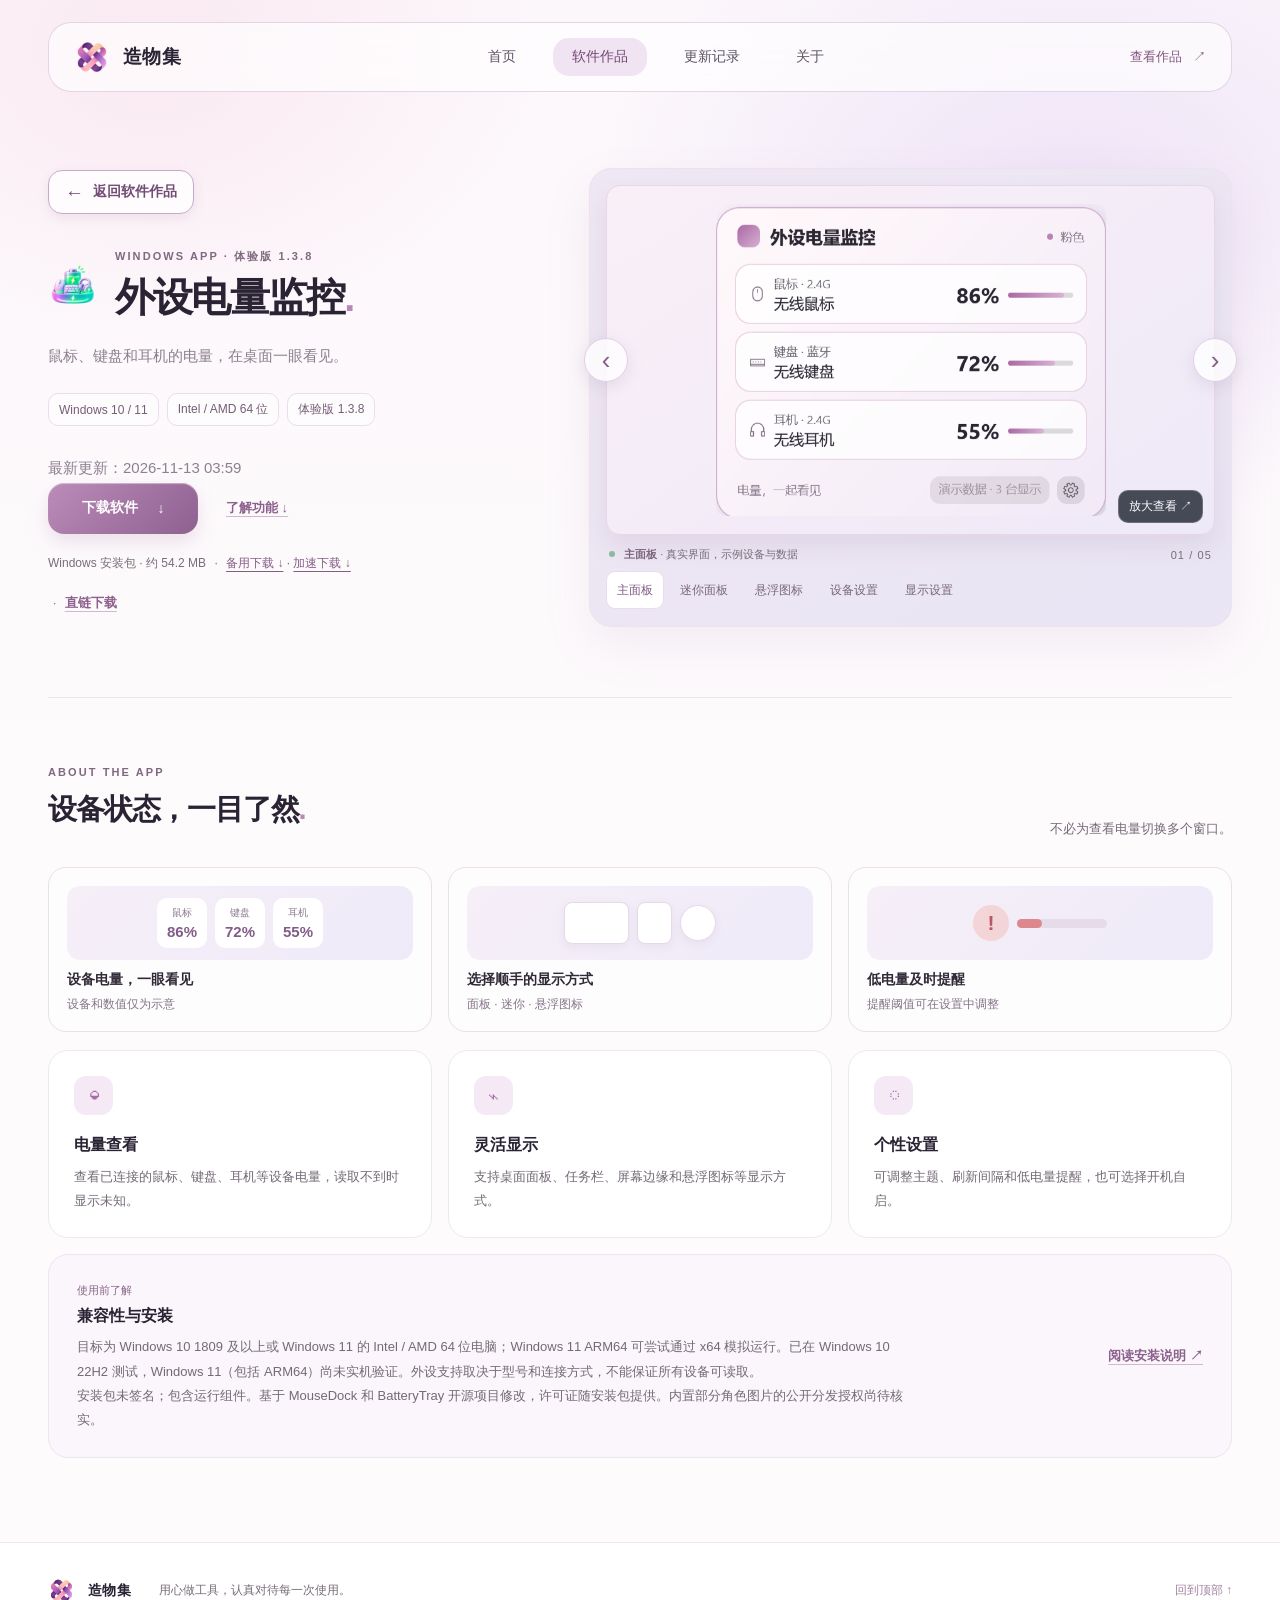
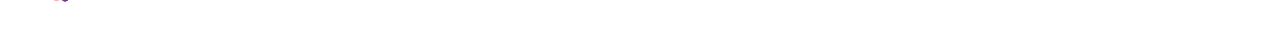
<file: peripheral-battery.html>
<!doctype html><html lang="zh-CN"><head><meta charset="utf-8"><meta name="viewport" content="width=device-width,initial-scale=1"><meta name="description" content="了解外设电量监控的功能、兼容范围和下载方式。"><title>外设电量监控 · 造物集</title><link rel="icon" href="assets/website-knot.ico" sizes="any"><link rel="stylesheet" href="styles.css?v=1.3.8"></head><body><header class="site-header"><nav class="nav wrap" aria-label="主导航"><a class="brand" href="index.html"><img class="site-mark" src="assets/website-knot.png" alt=""><span>造物集</span></a><div class="nav-links"><a  href="index.html">首页</a><a class="active" aria-current="page" href="software.html">软件作品</a><a  href="updates.html">更新记录</a><a  href="about.html">关于</a></div><a class="nav-cta" href="software.html">查看作品 <span aria-hidden="true">↗</span></a></nav></header><main id="top"><section class="app-hero wrap"><div class="app-intro"><a class="back-link" href="software.html"><span aria-hidden="true">←</span>返回软件作品</a><div class="app-heading"><span class="battery-icon" aria-hidden="true" style="background:transparent"><img src="assets/battery-app-icon-132.png" alt="" style="width:100%;height:100%;object-fit:contain"></span><div><div class="eyebrow">WINDOWS APP · 体验版 1.3.8</div><h1>外设电量监控<span class="heading-dot">.</span></h1></div></div><p>鼠标、键盘和耳机的电量，在桌面一眼看见。</p><div class="chips"><span>Windows 10 / 11</span><span>Intel / AMD 64 位</span><span>体验版 1.3.8</span></div><p class="release-date">最新更新：2026-11-13 03:59</p><div class="product-actions"><a class="button primary download" data-battery-fast href="https://github.com/xiaodank99-art/xiaodank99-art.github.io/releases/download/battery-v1.3.8/PeripheralBatteryMonitor-1.3.8-Windows-x64-Setup.exe">下载软件 <span aria-hidden="true">↓</span></a><a class="text-link" href="#details">了解功能 ↓</a></div><div class="product-foot">Windows 安装包 · 约 54.2 MB <span>·</span> <button type="button" class="backup-link" data-battery-backup>备用下载 ↓</button><span class="backup-status" role="status" aria-live="polite"></span> <span>·</span> <a class="text-link" href="https://github.com/xiaodank99-art/xiaodank99-art.github.io/releases/download/battery-v1.3.8/PeripheralBatteryMonitor-1.3.8-Windows-x64-Setup.exe">直链下载</a><noscript>（备用下载需要启用 JavaScript）</noscript></div></div><figure class="app-preview battery-detail battery-gallery" aria-label="外设电量监控界面展示" tabindex="0"><div class="gallery-frame"><div class="shot-window"><img id="battery-gallery-image" src="assets/battery-v120-dock.png" alt="主面板，示例鼠标、键盘和耳机的电量"></div><button class="gallery-arrow gallery-prev" type="button" aria-label="上一张界面">‹</button><button class="gallery-arrow gallery-next" type="button" aria-label="下一张界面">›</button><button type="button" class="gallery-zoom">放大查看 ↗</button></div><figcaption class="gallery-caption"><span><span class="status-dot"></span> <strong id="battery-gallery-name">主面板</strong> · 真实界面，示例设备与数据</span><span id="battery-gallery-count">01 / 05</span></figcaption><div class="gallery-tabs" aria-label="选择展示界面"><button type="button" data-battery-slide aria-pressed="true">主面板</button><button type="button" data-battery-slide aria-pressed="false">迷你面板</button><button type="button" data-battery-slide aria-pressed="false">悬浮图标</button><button type="button" data-battery-slide aria-pressed="false">设备设置</button><button type="button" data-battery-slide aria-pressed="false">显示设置</button></div><noscript><p class="gallery-noscript">启用 JavaScript 后可切换其他界面。</p></noscript><dialog class="battery-lightbox" aria-label="放大查看软件界面"><button type="button" class="lightbox-close" aria-label="关闭放大图片">×</button><img alt=""></dialog></figure></section><section class="details wrap" id="details"><div class="details-head"><div><div class="eyebrow">ABOUT THE APP</div><h2>设备状态，一目了然<span class="heading-dot">.</span></h2></div><p>不必为查看电量切换多个窗口。</p></div><div class="battery-explain" aria-label="功能示意"><div class="explain-card"><div class="explain-art devices-art" aria-hidden="true"><span>鼠标 <b>86%</b></span><span>键盘 <b>72%</b></span><span>耳机 <b>55%</b></span></div><strong>设备电量，一眼看见</strong><small>设备和数值仅为示意</small></div><div class="explain-card"><div class="explain-art modes-art" aria-hidden="true"><i></i><i></i><i></i></div><strong>选择顺手的显示方式</strong><small>面板 · 迷你 · 悬浮图标</small></div><div class="explain-card"><div class="explain-art alert-art" aria-hidden="true"><span>!</span><i><b></b></i></div><strong>低电量及时提醒</strong><small>提醒阈值可在设置中调整</small></div></div><div class="features"><article><span class="feature-icon">◒</span><h3>电量查看</h3><p>查看已连接的鼠标、键盘、耳机等设备电量，读取不到时显示未知。</p></article><article><span class="feature-icon">⌁</span><h3>灵活显示</h3><p>支持桌面面板、任务栏、屏幕边缘和悬浮图标等显示方式。</p></article><article><span class="feature-icon">◌</span><h3>个性设置</h3><p>可调整主题、刷新间隔和低电量提醒，也可选择开机自启。</p></article></div><div class="install-note"><div><span class="mini-label">使用前了解</span><h3>兼容性与安装</h3><p>目标为 Windows 10 1809 及以上或 Windows 11 的 Intel / AMD 64 位电脑；Windows 11 ARM64 可尝试通过 x64 模拟运行。已在 Windows 10 22H2 测试，Windows 11（包括 ARM64）尚未实机验证。外设支持取决于型号和连接方式，不能保证所有设备可读取。</p><p>安装包未签名；包含运行组件。基于 <a href="https://github.com/late-autumn-gif/MouseDock">MouseDock</a> 和 <a href="https://github.com/qu1ncky/BatteryTray">BatteryTray</a> 开源项目修改，许可证随安装包提供。内置部分角色图片的公开分发授权尚待核实。</p></div><a class="text-link" href="assets/peripheral-battery-guide-v138.txt" target="_blank" rel="noopener">阅读安装说明 ↗</a></div></section></main><footer><div class="wrap footer-inner"><a class="brand footer-brand" href="index.html#top"><img class="site-mark small" src="assets/website-knot.png" alt=""><span>造物集</span></a><p>用心做工具，认真对待每一次使用。</p><a href="#top">回到顶部 ↑</a></div></footer><script src="battery-gallery.js?v=1.3.8" defer></script><script src="battery-backup.js?v=1.3.8-fast2-native" defer></script><script src="cf-download.js?v=3" defer></script></body></html>
</file>
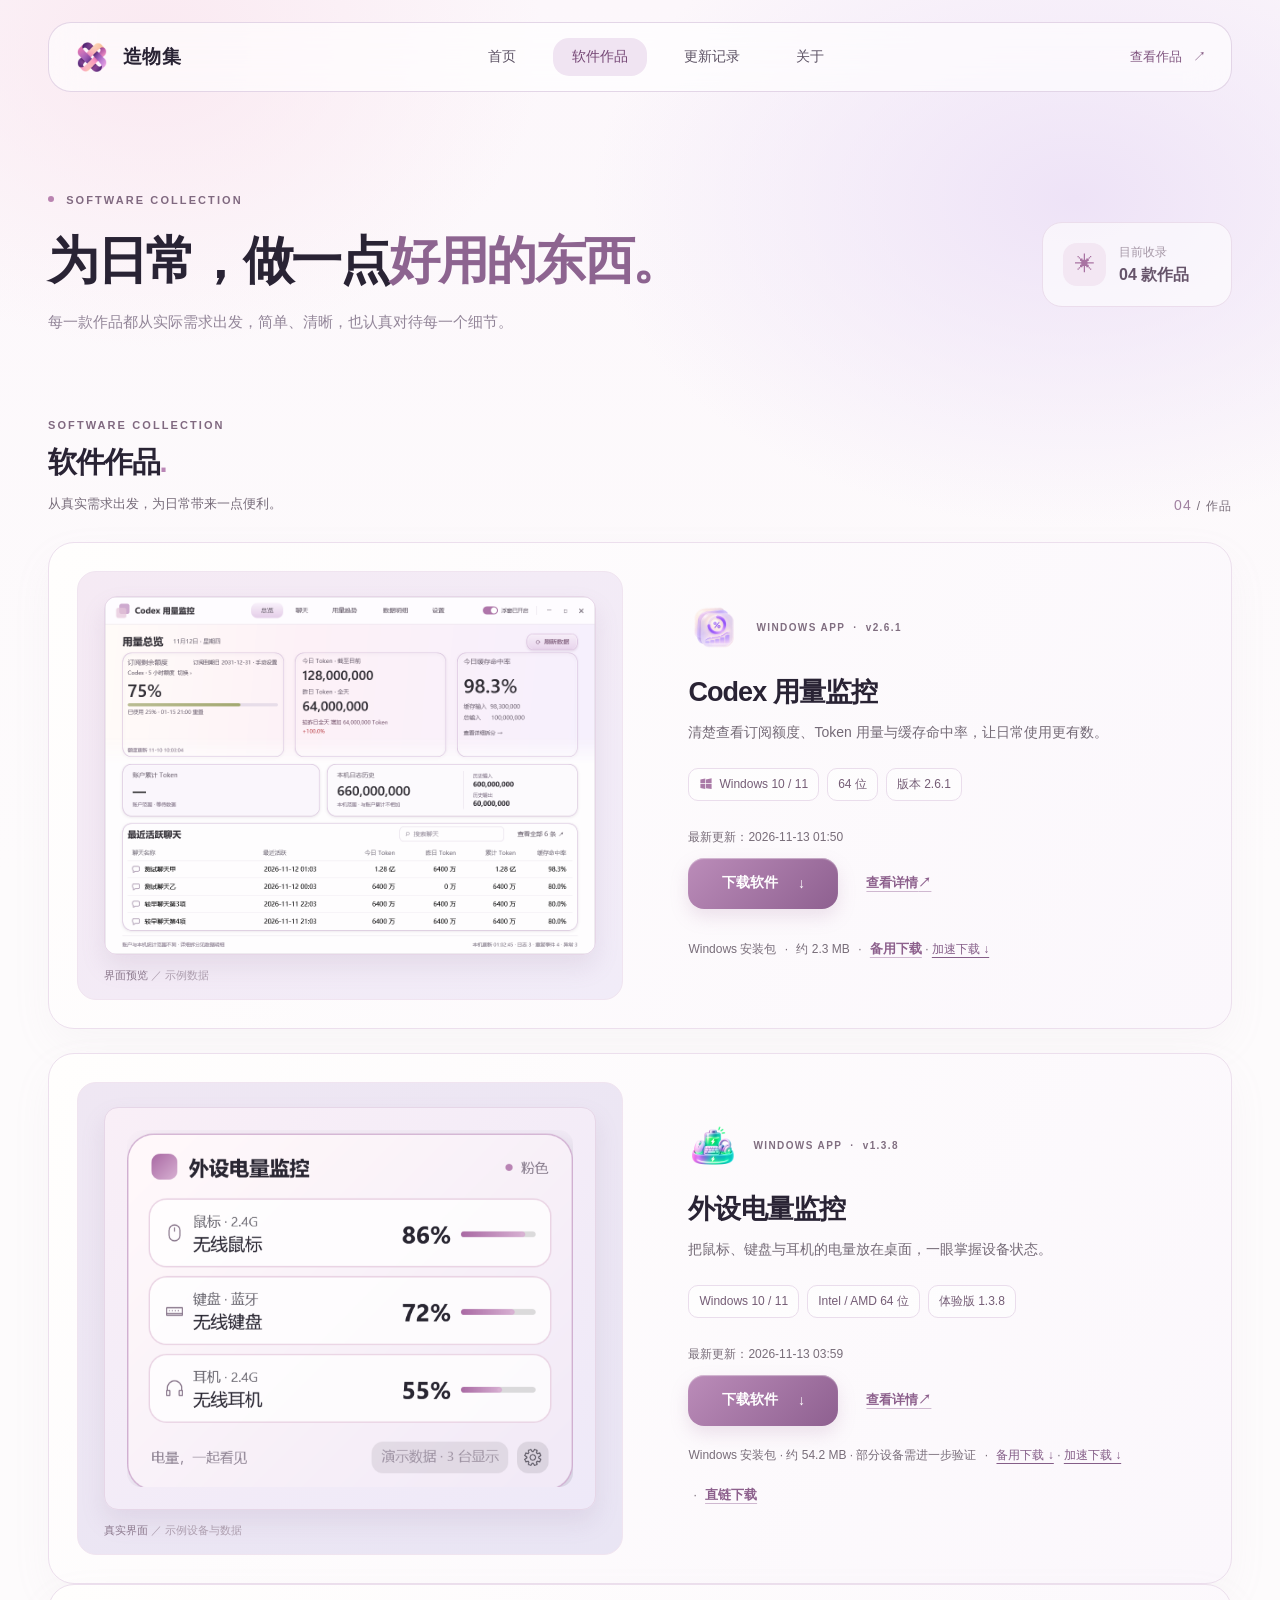
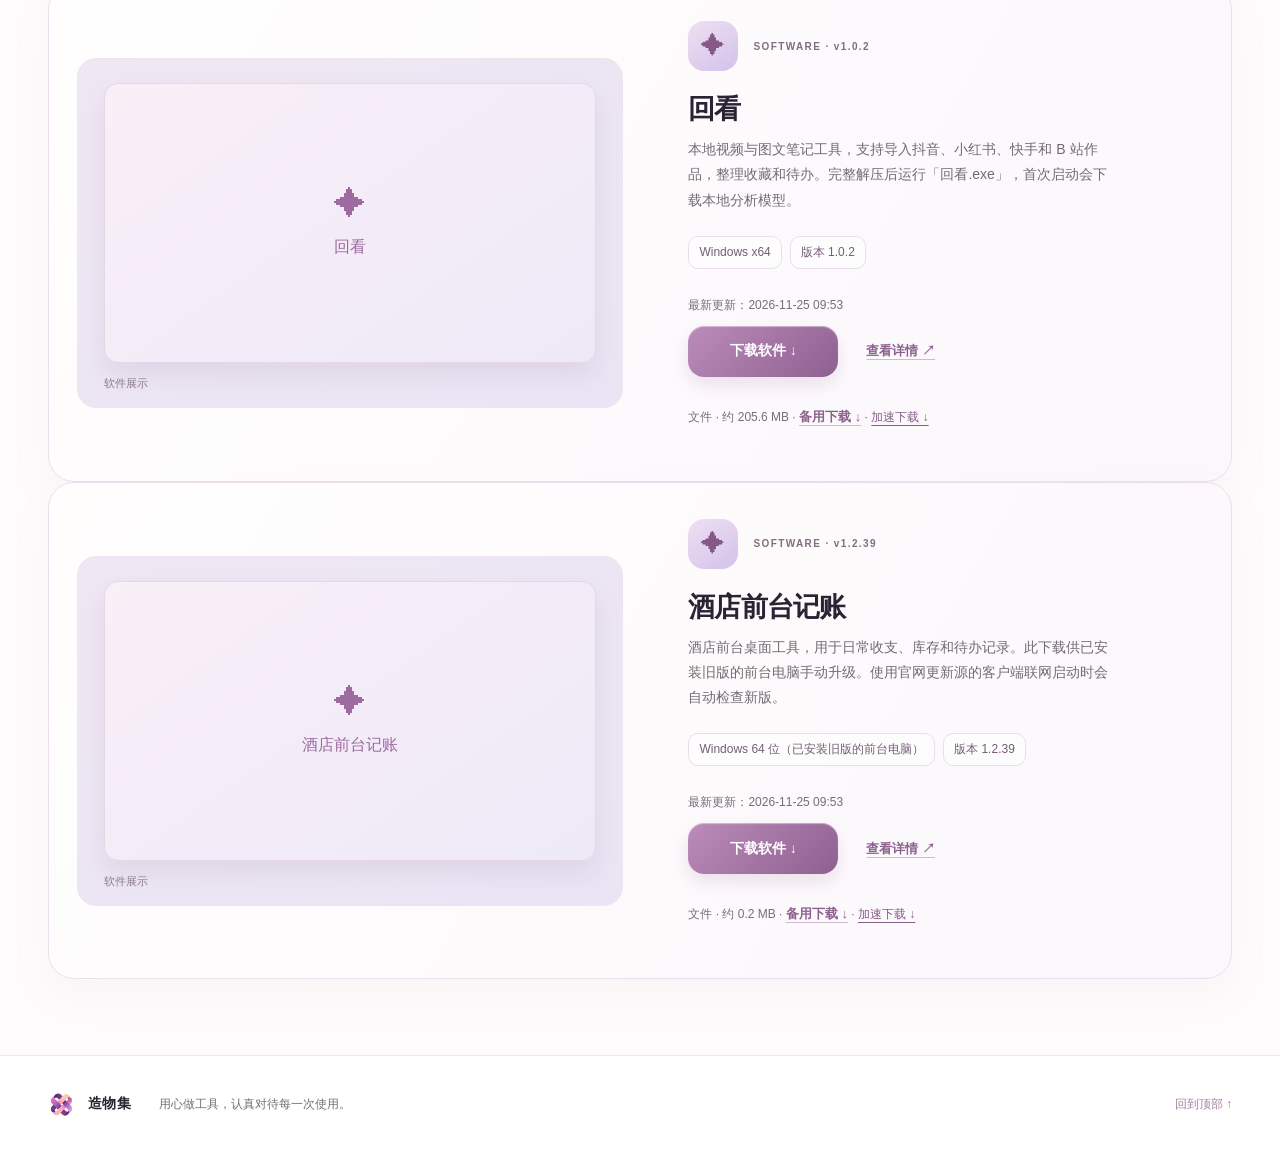
<file: software.html>
<!doctype html><html lang="zh-CN"><head><meta charset="utf-8"><meta name="viewport" content="width=device-width,initial-scale=1"><meta name="description" content="分享用心打造的实用软件与下载说明。"><title>软件作品 · 造物集</title><link rel="icon" href="assets/website-knot.ico" sizes="any"><link rel="stylesheet" href="styles.css?v=1.3.1"></head><body><header class="site-header"><nav class="nav wrap" aria-label="主导航"><a class="brand" href="index.html"><img class="site-mark" src="assets/website-knot.png" alt=""><span>造物集</span></a><div class="nav-links"><a  href="index.html">首页</a><a class="active" aria-current="page" href="software.html">软件作品</a><a  href="updates.html">更新记录</a><a  href="about.html">关于</a></div><a class="nav-cta" href="software.html">查看作品 <span aria-hidden="true">↗</span></a></nav></header><main id="top"><section class="subhero wrap"><div><div class="eyebrow"><span class="dot"></span> SOFTWARE COLLECTION</div><h1>为日常，做一点<span>好用的东西。</span></h1><p>每一款作品都从实际需求出发，简单、清晰，也认真对待每一个细节。</p></div><div class="subhero-aside"><span class="aside-icon">✳</span><span>目前收录<strong>04 款作品</strong></span></div></section><section class="catalog wrap" id="software"><div class="section-heading"><div><div class="eyebrow">SOFTWARE COLLECTION</div><h2>软件作品<span class="heading-dot">.</span></h2><p>从真实需求出发，为日常带来一点便利。</p></div><span class="section-count">04 <span>/ 作品</span></span></div><article class="product"><div class="product-shot"><div class="shot-window"><picture><source type="image/webp" srcset="assets/codex-monitor-demo.webp"><img src="assets/codex-monitor-demo.png" alt="软件总览页面截图，演示数据已替代个人数据"></picture></div><span class="shot-caption">界面预览 <span>／ 示例数据</span></span></div><div class="product-info"><div class="product-meta"><span class="product-icon" aria-hidden="true" style="background:transparent"><img loading="lazy" decoding="async" src="assets/codex-app-icon-261.png" alt="" style="width:100%;height:100%;object-fit:contain"></span><span class="meta-label">WINDOWS APP <b>·</b> v2.6.1</span></div><h3>Codex 用量监控</h3><p class="product-description">清楚查看订阅额度、Token 用量与缓存命中率，让日常使用更有数。</p><div class="chips"><span><svg viewBox="0 0 20 20" aria-hidden="true"><path d="M2 3.5 9 2v7H2zm8 0 8-1.6V9h-8zM2 10h7v7l-7-1.4zm8 0h8v7.2L10 16z"/></svg>Windows 10 / 11</span><span>64 位</span><span>版本 2.6.1</span></div><p class="release-date">最新更新：2026-11-13 01:50</p><div class="product-actions"><a class="button primary download" href="https://raw.githubusercontent.com/xiaodank99-art/xiaodank99-art.github.io/main/assets/CodexUsageMonitor-2.6.1-final-setup.exe" download>下载软件 <span aria-hidden="true">↓</span></a><a class="text-link" href="codex-monitor.html">查看详情 <span aria-hidden="true">↗</span></a></div><div class="product-foot">Windows 安装包 <span>·</span> 约 2.3 MB <span>·</span> <a class="text-link" href="https://github.com/xiaodank99-art/xiaodank99-art.github.io/releases/download/codex-v2.6.1/CodexUsageMonitor-2.6.1-setup.exe" download>备用下载</a></div></div></article><article class="product battery-product"><div class="product-shot battery-shot"><div class="shot-window"><img loading="lazy" decoding="async" src="assets/battery-v120-dock.png" alt="外设电量监控界面，展示虚拟设备和示例电量" loading="lazy"></div><span class="shot-caption">真实界面 <span>／ 示例设备与数据</span></span></div><div class="product-info"><div class="product-meta"><span class="battery-icon" aria-hidden="true" style="background:transparent"><img loading="lazy" decoding="async" src="assets/battery-app-icon-132.png" alt="" style="width:100%;height:100%;object-fit:contain"></span><span class="meta-label">WINDOWS APP <b>·</b> v1.3.8</span></div><h3>外设电量监控</h3><p class="product-description">把鼠标、键盘与耳机的电量放在桌面，一眼掌握设备状态。</p><div class="chips"><span>Windows 10 / 11</span><span>Intel / AMD 64 位</span><span>体验版 1.3.8</span></div><p class="release-date">最新更新：2026-11-13 03:59</p><div class="product-actions"><a class="button primary download" data-battery-fast href="https://github.com/xiaodank99-art/xiaodank99-art.github.io/releases/download/battery-v1.3.8/PeripheralBatteryMonitor-1.3.8-Windows-x64-Setup.exe">下载软件 <span aria-hidden="true">↓</span></a><a class="text-link" href="peripheral-battery.html">查看详情 <span aria-hidden="true">↗</span></a></div><div class="product-foot">Windows 安装包 · 约 54.2 MB · 部分设备需进一步验证 <span>·</span> <button type="button" class="backup-link" data-battery-backup>备用下载 ↓</button><span class="backup-status" role="status" aria-live="polite"></span> <span>·</span> <a class="text-link" href="https://github.com/xiaodank99-art/xiaodank99-art.github.io/releases/download/battery-v1.3.8/PeripheralBatteryMonitor-1.3.8-Windows-x64-Setup.exe">直链下载</a><noscript>（备用下载需要启用 JavaScript）</noscript></div></div></article><!-- ZAOWUJI-EXTRAS:START --><article class="product extra-product"><div class="product-shot battery-shot"><div class="shot-window"><div style="padding:5rem 1.5rem;text-align:center;color:#9d6b9f;font-size:2rem">✦<br><span style="font-size:1rem">回看</span></div></div><span class="shot-caption">软件展示</span></div><div class="product-info"><div class="product-meta"><span class="battery-icon" aria-hidden="true">✦</span><span class="meta-label">SOFTWARE · v1.0.2</span></div><h3>回看</h3><p class="product-description">本地视频与图文笔记工具，支持导入抖音、小红书、快手和 B 站作品，整理收藏和待办。完整解压后运行「回看.exe」，首次启动会下载本地分析模型。</p><div class="chips"><span>Windows x64</span><span>版本 1.0.2</span></div><p class="release-date">最新更新：2026-11-25 09:53</p><div class="product-actions"><a class="button primary download" href="https://github.com/xiaodank99-art/xiaodank99-art.github.io/releases/download/extra-1b975d395758dd1a-v1.0.2/extra-1b975d395758dd1a-1.0.2.zip" data-zaowuji-extra="1b975d395758dd1a" data-version="1.0.2" data-size="215605164" data-hash="28709b4f3ee74a113bf6f23bcab9f112ad1007087b53ceed5ef928fc404d1807">下载软件 ↓</a><a class="text-link" href="extra-1b975d395758dd1a.html">查看详情 ↗</a></div><div class="product-foot">文件 · 约 205.6 MB · <a class="text-link" href="https://github.com/xiaodank99-art/xiaodank99-art.github.io/releases/download/extra-1b975d395758dd1a-v1.0.2/extra-1b975d395758dd1a-1.0.2.zip">备用下载 ↓</a><span class="backup-status" role="status" aria-live="polite"></span></div></div></article><article class="product extra-product"><div class="product-shot battery-shot"><div class="shot-window"><div style="padding:5rem 1.5rem;text-align:center;color:#9d6b9f;font-size:2rem">✦<br><span style="font-size:1rem">酒店前台记账</span></div></div><span class="shot-caption">软件展示</span></div><div class="product-info"><div class="product-meta"><span class="battery-icon" aria-hidden="true">✦</span><span class="meta-label">SOFTWARE · v1.2.39</span></div><h3>酒店前台记账</h3><p class="product-description">酒店前台桌面工具，用于日常收支、库存和待办记录。此下载供已安装旧版的前台电脑手动升级。使用官网更新源的客户端联网启动时会自动检查新版。</p><div class="chips"><span>Windows 64 位（已安装旧版的前台电脑）</span><span>版本 1.2.39</span></div><p class="release-date">最新更新：2026-11-25 09:53</p><div class="product-actions"><a class="button primary download" href="https://github.com/xiaodank99-art/xiaodank99-art.github.io/releases/download/extra-f8869d2ba85c0fd4-v1.2.39/extra-f8869d2ba85c0fd4-1.2.39.zip" data-zaowuji-extra="f8869d2ba85c0fd4" data-version="1.2.39" data-size="218936" data-hash="647a30c1f3ed27b693bf97d4cd757d7e508420374f2b837377b18af6e643f379">下载软件 ↓</a><a class="text-link" href="extra-f8869d2ba85c0fd4.html">查看详情 ↗</a></div><div class="product-foot">文件 · 约 0.2 MB · <a class="text-link" href="https://github.com/xiaodank99-art/xiaodank99-art.github.io/releases/download/extra-f8869d2ba85c0fd4-v1.2.39/extra-f8869d2ba85c0fd4-1.2.39.zip">备用下载 ↓</a><span class="backup-status" role="status" aria-live="polite"></span></div></div></article><!-- ZAOWUJI-EXTRAS:END --></section></main><footer><div class="wrap footer-inner"><a class="brand footer-brand" href="index.html#top"><img class="site-mark small" src="assets/website-knot.png" alt=""><span>造物集</span></a><p>用心做工具，认真对待每一次使用。</p><a href="#top">回到顶部 ↑</a></div></footer><script src="battery-backup.js?v=1.3.8-fast2-native" defer></script><script src="custom-download.js" defer></script><script src="cf-download.js?v=3" defer></script></body></html>
</file>
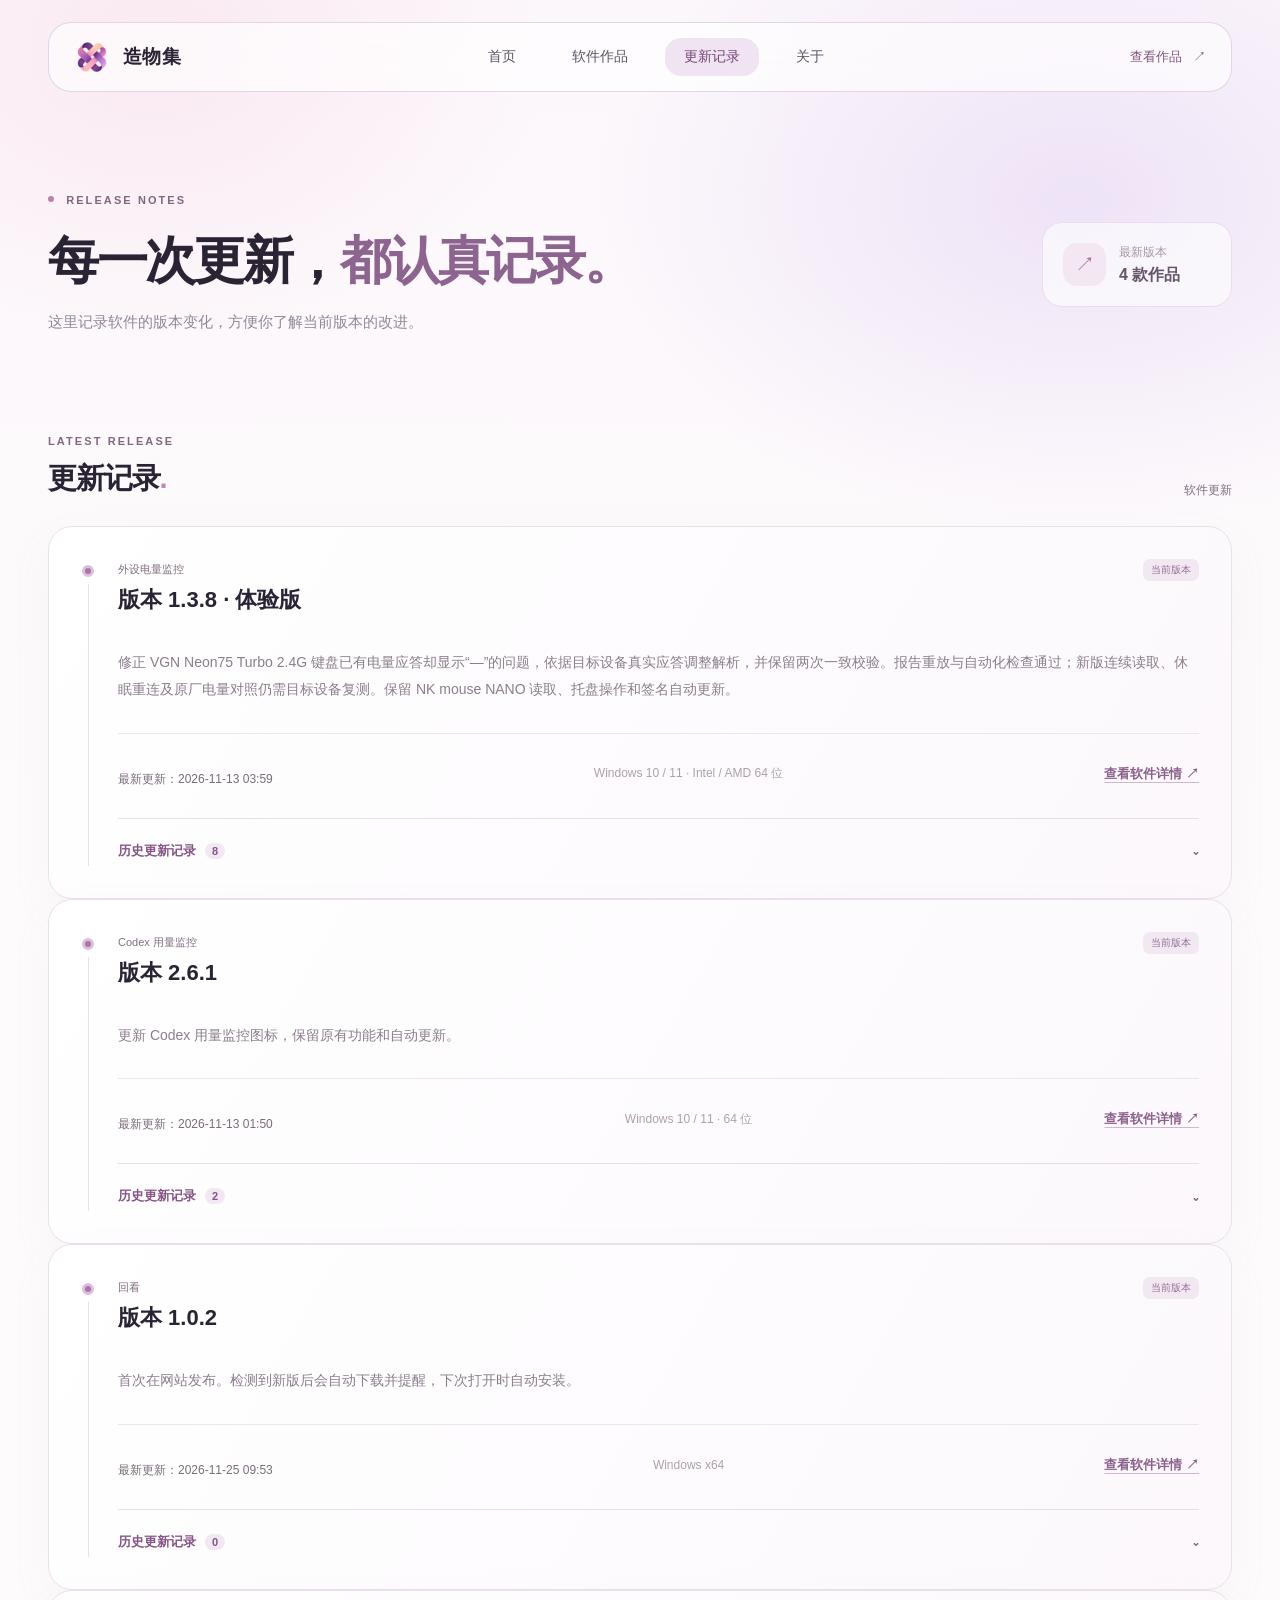
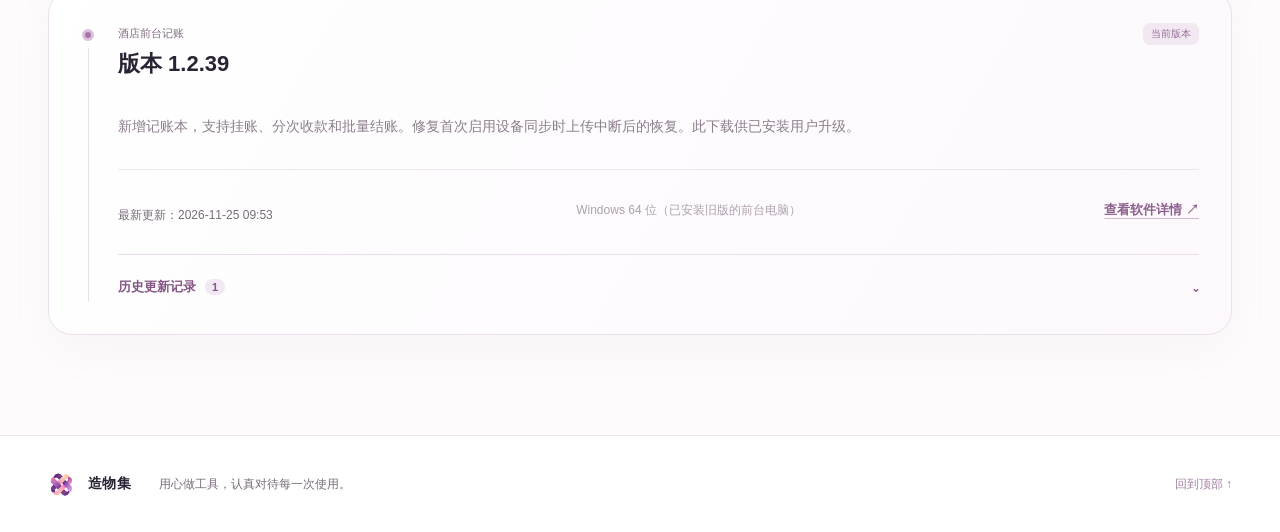
<file: updates.html>
<!doctype html><html lang="zh-CN"><head><meta charset="utf-8"><meta name="viewport" content="width=device-width,initial-scale=1"><meta name="description" content="分享用心打造的实用软件与下载说明。"><title>更新记录 · 造物集</title><link rel="icon" href="assets/website-knot.ico" sizes="any"><link rel="stylesheet" href="styles.css?v=1.3.1"><style id="release-history-styles">.release-history{margin-top:22px;border-top:1px solid var(--line);padding-top:17px}.release-history summary{display:flex;align-items:center;gap:9px;cursor:pointer;list-style:none;color:var(--purple);font-size:13px;font-weight:600;min-height:30px}.release-history summary::-webkit-details-marker{display:none}.release-history summary:focus-visible{outline:3px solid #a076aa;outline-offset:5px;border-radius:5px}.history-count{font-size:11px;background:#f1e8f3;padding:2px 7px;border-radius:20px}.history-chevron{margin-left:auto;transition:transform .2s}.release-history[open] .history-chevron{transform:rotate(180deg)}.history-list{padding:0;margin:16px 0 0;list-style:none}.history-entry{padding:18px 0;border-top:1px dashed var(--line)}.history-entry-head{display:flex;justify-content:space-between;gap:14px;align-items:baseline;flex-wrap:wrap}.history-entry-head strong{font-size:14px}.history-entry-head span{font-size:12px;color:var(--muted)}.release-main .history-entry p{margin:10px 0 0;font-size:13px;line-height:1.9}.release-main .history-empty{font-size:13px;color:var(--muted);margin:14px 0 0}@media(max-width:600px){.history-entry-head{display:block}.history-entry-head span{display:block;margin-top:6px}}</style></head><body><header class="site-header"><nav class="nav wrap" aria-label="主导航"><a class="brand" href="index.html"><img class="site-mark" src="assets/website-knot.png" alt=""><span>造物集</span></a><div class="nav-links"><a  href="index.html">首页</a><a  href="software.html">软件作品</a><a class="active" aria-current="page" href="updates.html">更新记录</a><a  href="about.html">关于</a></div><a class="nav-cta" href="software.html">查看作品 <span aria-hidden="true">↗</span></a></nav></header><main id="top"><section class="subhero wrap"><div><div class="eyebrow"><span class="dot"></span> RELEASE NOTES</div><h1>每一次更新，<span>都认真记录。</span></h1><p>这里记录软件的版本变化，方便你了解当前版本的改进。</p></div><div class="subhero-aside"><span class="aside-icon">↗</span><span>最新版本<strong>4 款作品</strong></span></div></section><section class="content-section wrap"><div class="content-title"><div><div class="eyebrow">LATEST RELEASE</div><h2>更新记录<span class="heading-dot">.</span></h2></div><span class="content-note">软件更新</span></div><article class="release-card"><div class="release-rail"><span class="timeline-dot"></span><span class="timeline-line"></span></div><div class="release-main"><div class="release-top"><div><span class="release-product">外设电量监控</span><h3>版本 1.3.8 · 体验版</h3></div><span class="current">当前版本</span></div><p>修正 VGN Neon75 Turbo 2.4G 键盘已有电量应答却显示“—”的问题，依据目标设备真实应答调整解析，并保留两次一致校验。报告重放与自动化检查通过；新版连续读取、休眠重连及原厂电量对照仍需目标设备复测。保留 NK mouse NANO 读取、托盘操作和签名自动更新。</p><div class="release-meta"><span class="release-date">最新更新：2026-11-13 03:59</span><span>Windows 10 / 11 · Intel / AMD 64 位</span><a class="text-link" href="peripheral-battery.html">查看软件详情 ↗</a></div><!-- ZAOWUJI-HISTORY:START --><details class="release-history"><summary>历史更新记录 <span class="history-count">8</span><span class="history-chevron" aria-hidden="true">⌄</span></summary><ol class="history-list"><li class="history-entry"><div class="history-entry-head"><strong>版本 1.3.7</strong><span>更新时间：2026-11-13 03:22</span></div><p>修复托盘双击无法打开主面板；为 NK mouse NANO 及 VGN Neon75 Turbo 的 2.4G 接收器增加电量读取。这两款设备的新版适配尚需对应设备实机验证；无法确认电量时显示“—”。保留自动检查更新和现有界面。</p></li><li class="history-entry"><div class="history-entry-head"><strong>版本 1.3.5</strong><span>更新时间：2026-11-13 02:46</span></div><p>改善 64 位 Windows 安装兼容性与不支持系统的提示；保留原有界面、图标、功能和自动更新。</p></li><li class="history-entry"><div class="history-entry-head"><strong>版本 1.3.4</strong><span>更新时间：2026-11-13 02:24</span></div><p>优化安装包和运行组件的磁盘占用，保持现有界面、刷新和自动更新功能。</p></li><li class="history-entry"><div class="history-entry-head"><strong>版本 1.3.3</strong><span>更新时间：2026-11-13 02:14</span></div><p>优化安装包与磁盘占用，保持现有界面、刷新和自动更新功能。</p></li><li class="history-entry"><div class="history-entry-head"><strong>版本 1.3.2</strong><span>更新时间：2026-11-13 01:53</span></div><p>更新外设电量监控图标，保留原有功能和自动更新。</p></li><li class="history-entry"><div class="history-entry-head"><strong>版本 1.3.1</strong><span>更新时间：2026-11-12 23:10</span></div><p>修复错误报告默认保存目录的问题，完善更新与设备读取的检查。</p></li><li class="history-entry"><div class="history-entry-head"><strong>版本 1.3.0</strong><span>记录时间：2026-11-12 20:39</span></div><p>新增联网检查更新，安装前询问，并保留个人设置。</p></li><li class="history-entry"><div class="history-entry-head"><strong>版本 1.2.0</strong><span>记录时间：2026-11-12 16:30</span></div><p>重新设计主面板、迷你面板与设置页，加入粉色主题，并保留浅色和深色选择。</p></li></ol></details><!-- ZAOWUJI-HISTORY:END --></div></article><article class="release-card"><div class="release-rail"><span class="timeline-dot"></span><span class="timeline-line"></span></div><div class="release-main"><div class="release-top"><div><span class="release-product">Codex 用量监控</span><h3>版本 2.6.1</h3></div><span class="current">当前版本</span></div><p>更新 Codex 用量监控图标，保留原有功能和自动更新。</p><div class="release-meta"><span class="release-date">最新更新：2026-11-13 01:50</span><span>Windows 10 / 11 · 64 位</span><a class="text-link" href="codex-monitor.html">查看软件详情 ↗</a></div><!-- ZAOWUJI-HISTORY:START --><details class="release-history"><summary>历史更新记录 <span class="history-count">2</span><span class="history-chevron" aria-hidden="true">⌄</span></summary><ol class="history-list"><li class="history-entry"><div class="history-entry-head"><strong>版本 2.6.0</strong><span>更新时间：2026-11-12 20:32</span></div><p>新增联网检查更新，安装前询问，并保留个人设置。</p></li><li class="history-entry"><div class="history-entry-head"><strong>版本 2.5.9</strong><span>记录时间：2026-11-12 16:30</span></div><p>修复浮窗字体异常可能导致主窗口无法操作的问题。</p></li></ol></details><!-- ZAOWUJI-HISTORY:END --></div></article><!-- ZAOWUJI-EXTRAS:START --><article class="release-card"><div class="release-rail"><span class="timeline-dot"></span><span class="timeline-line"></span></div><div class="release-main"><div class="release-top"><div><span class="release-product">回看</span><h3>版本 1.0.2</h3></div><span class="current">当前版本</span></div><p>首次在网站发布。检测到新版后会自动下载并提醒，下次打开时自动安装。</p><div class="release-meta"><span class="release-date">最新更新：2026-11-25 09:53</span><span>Windows x64</span><a class="text-link" href="extra-1b975d395758dd1a.html">查看软件详情 ↗</a></div><!-- ZAOWUJI-HISTORY:START --><details class="release-history"><summary>历史更新记录 <span class="history-count">0</span><span class="history-chevron" aria-hidden="true">⌄</span></summary><p class="history-empty">暂无更早版本的更新记录。</p></details><!-- ZAOWUJI-HISTORY:END --></div></article><article class="release-card"><div class="release-rail"><span class="timeline-dot"></span><span class="timeline-line"></span></div><div class="release-main"><div class="release-top"><div><span class="release-product">酒店前台记账</span><h3>版本 1.2.39</h3></div><span class="current">当前版本</span></div><p>新增记账本，支持挂账、分次收款和批量结账。修复首次启用设备同步时上传中断后的恢复。此下载供已安装用户升级。</p><div class="release-meta"><span class="release-date">最新更新：2026-11-25 09:53</span><span>Windows 64 位（已安装旧版的前台电脑）</span><a class="text-link" href="extra-f8869d2ba85c0fd4.html">查看软件详情 ↗</a></div><!-- ZAOWUJI-HISTORY:START --><details class="release-history"><summary>历史更新记录 <span class="history-count">1</span><span class="history-chevron" aria-hidden="true">⌄</span></summary><ol class="history-list"><li class="history-entry"><div class="history-entry-head"><strong>版本 1.2.31</strong><span>更新时间：2026-11-20 22:21</span></div><p>新增软件更新。配置更新地址后，启动时检查新版，确认安装后会先备份账本，再重新打开软件。</p></li></ol></details><!-- ZAOWUJI-HISTORY:END --></div></article><!-- ZAOWUJI-EXTRAS:END --></section></main><footer><div class="wrap footer-inner"><a class="brand footer-brand" href="index.html#top"><img class="site-mark small" src="assets/website-knot.png" alt=""><span>造物集</span></a><p>用心做工具，认真对待每一次使用。</p><a href="#top">回到顶部 ↑</a></div></footer></body></html>
</file>
<file: styles.css>
:root{--ink:#292334;--muted:#82788d;--purple:#855585;--line:#e9ddec;--paper:#fffdfd;--radius:26px}*{box-sizing:border-box}html{scroll-behavior:smooth;overflow-x:hidden}body{margin:0;overflow-x:hidden;color:var(--ink);font-family:"Microsoft YaHei UI","Segoe UI",sans-serif;background:#fdfbfc;font-size:15px;-webkit-font-smoothing:antialiased}body:before{content:"";position:absolute;z-index:-1;inset:0 0 auto;height:950px;background:radial-gradient(ellipse 620px 420px at 84% 21%,#eee3f7 0,transparent 78%),radial-gradient(ellipse 520px 400px at 12% 5%,#fae9f1 0,transparent 75%),linear-gradient(180deg,#fcf7fb 0%,#fdfbfc 92%);pointer-events:none}a{color:inherit;text-decoration:none}.wrap{width:min(1320px,calc(100% - 96px));margin-inline:auto}.site-header{padding-top:22px}.nav{height:70px;border:1px solid rgba(221,204,226,.8);background:rgba(255,255,255,.64);border-radius:23px;display:flex;align-items:center;padding:0 25px;gap:40px;backdrop-filter:blur(20px)}.brand{display:inline-flex;align-items:center;gap:13px;font-size:19px;font-weight:700;white-space:nowrap;letter-spacing:.02em}.mark{width:33px;height:33px;position:relative;display:inline-block}.mark i,.product-icon i{position:absolute;width:22px;height:22px;border-radius:6px;background:#e2c5d9;left:0;top:10px}.mark i+ i,.product-icon i+ i{background:#b987bc;opacity:.8;left:10px;top:0}.nav-links{display:flex;align-items:center;justify-content:center;gap:18px;flex:1;color:#5d5365;font-size:14px}.nav-links a{padding:10px 19px;border-radius:16px;transition:background .2s,color .2s}.nav-links a:hover,.nav-links a.active{background:#f0e4f2;color:#754775}.nav-cta{font-size:13px;color:#80557f;white-space:nowrap}.nav-cta span{margin-left:7px}.hero{min-height:550px;display:grid;grid-template-columns:.86fr 1.14fr;gap:58px;align-items:center;padding-block:74px 62px}.eyebrow{color:#a589a5;font-size:10px;font-weight:700;letter-spacing:.19em;line-height:1.4}.eyebrow .dot{display:inline-block;background:#b983b0;width:6px;height:6px;border-radius:50%;vertical-align:2px;margin-right:7px}.hero h1{font-size:clamp(42px,4.2vw,64px);line-height:1.2;letter-spacing:-.045em;margin:27px 0 22px;font-weight:700}.hero h1 span{color:#76517d}.hero-copy>p{color:#85798a;line-height:1.9;font-size:17px;margin:0}.mobile-break{display:none}.hero-actions{display:flex;align-items:center;gap:14px;margin-top:38px}.button{min-height:51px;border-radius:16px;display:inline-flex;align-items:center;justify-content:center;gap:20px;padding:0 25px;font-weight:600;font-size:14px;transition:transform .2s,box-shadow .2s}.button:hover{transform:translateY(-2px)}.button:focus-visible,a:focus-visible{outline:3px solid #a076aa;outline-offset:4px}.primary{background:linear-gradient(135deg,#bb8cb9,#8e6090);color:white;box-shadow:0 8px 18px #ad81aa35,inset 0 1px 1px #ffffff70}.primary:hover{box-shadow:0 12px 23px #ad81aa54,inset 0 1px 1px #ffffff70}.secondary{border:1px solid #d5bfd9;color:#806080;background:#fff9}.hero-note{display:flex;align-items:center;gap:9px;color:#a89aaa;font-size:12px;margin-top:51px;letter-spacing:.04em}.tiny-mark{font-size:15px;color:#b789b3}.hero-visual{position:relative}.visual-glow{position:absolute;inset:10% -8% -12%;border-radius:40%;background:#ead6ef;filter:blur(55px);opacity:.7}.window-image{position:relative;margin:0;padding:8px 8px 0;border:1px solid #e4d3e7;border-radius:19px;background:#fff;box-shadow:0 22px 55px #9d7ca025,0 4px 10px #91709415;transform:rotate(-.3deg)}.window-image img,.shot-window img{display:block;width:100%;height:auto;border-radius:12px}.window-image figcaption{padding:11px 12px 12px;font-size:11px;color:#a093a2}.status-dot{display:inline-block;width:6px;height:6px;border-radius:50%;background:#8ebba2;margin-right:6px;vertical-align:1px}.floating-tag{position:absolute;right:-28px;bottom:43px;padding:12px 16px;background:#fffc;border:1px solid #eaddeb;border-radius:14px;box-shadow:0 12px 30px #957c9824;display:flex;gap:11px;align-items:center;color:#a192a3;font-size:11px;line-height:1.55}.floating-tag strong{color:#6c586f;font-size:12px}.tag-symbol{height:33px;width:33px;display:grid;place-items:center;border-radius:11px;color:#a873a2;background:#f5e9f4;font-size:18px}.catalog{padding:31px 0 76px}.section-heading,.details-head{display:flex;align-items:end;justify-content:space-between;gap:24px;margin-bottom:27px}.section-heading h2,.details h2,.bottom-grid h2{font-size:29px;letter-spacing:-.04em;margin:10px 0}.heading-dot{color:#ba87b6}.section-heading p,.details-head p{margin:0;color:#a093a2;font-size:13px;line-height:1.7}.section-count{color:#9f7f9f;font-size:14px;letter-spacing:.08em}.section-count span{color:#c0b5c2;font-size:12px}.product{padding:28px;display:grid;grid-template-columns:1.03fr .97fr;gap:65px;align-items:center;border:1px solid #ecdfed;border-radius:var(--radius);background:linear-gradient(120deg,#fffefd,#fbf7fc);box-shadow:0 16px 40px #b8a2b311}.product-shot{padding:24px 26px 16px;background:linear-gradient(135deg,#f5eaf4,#f1ecf8);border-radius:19px;border:1px solid #f0e4f0}.shot-window{border:1px solid #e6d6e7;border-radius:13px;overflow:hidden;box-shadow:0 12px 25px #98799924}.shot-caption{display:block;padding-top:13px;color:#8c798d;font-size:11px}.shot-caption span{color:#ad9eae}.product-info{padding:8px 20px 8px 0}.product-meta{display:flex;align-items:center;gap:15px}.product-icon{width:53px;height:53px;background:linear-gradient(135deg,#f3e6f3,#eadbf1);border-radius:17px;position:relative}.product-icon i{left:11px;top:18px}.product-icon i+ i{left:21px;top:9px}.meta-label{font-size:10px;color:#ad9eae;letter-spacing:.14em;font-weight:700}.meta-label b{margin:0 4px}.product h3{font-size:27px;letter-spacing:-.035em;margin:20px 0 10px}.product-description{color:#8a7f8d;font-size:14px;line-height:1.8;max-width:430px;margin:0}.chips{display:flex;gap:8px;flex-wrap:wrap;margin:23px 0 28px}.chips span{display:flex;align-items:center;gap:6px;border:1px solid #eaddec;border-radius:10px;background:#fff9;color:#8d708c;padding:7px 10px;font-size:11px}.chips svg{fill:#aa7ba7;width:14px;height:14px}.product-actions{display:flex;align-items:center;gap:28px}.download{min-width:150px}.text-link{color:#8d618d;font-weight:600;font-size:13px}.text-link:hover{color:#603660}.product-foot{margin-top:18px;font-size:11px;color:#b5a9b5}.product-foot span{padding:0 5px}.details{padding:35px 0 84px;border-top:1px solid #eee6ed}.details-head{margin-top:32px}.features{display:grid;grid-template-columns:repeat(3,1fr);gap:16px}.features article{background:#fff;border:1px solid #f0e8f0;border-radius:20px;padding:25px 25px 24px}.feature-icon{display:grid;place-items:center;width:39px;height:39px;border-radius:12px;background:#f5e9f5;color:#a76ca2;font-size:20px}.features h3{font-size:16px;margin:20px 0 9px}.features p,.install-note p,.about p,.release p{color:#928693;font-size:13px;line-height:1.85;margin:0}.install-note{margin-top:16px;padding:25px 28px;border:1px solid #eee5ee;border-radius:20px;background:#faf6fb;display:flex;align-items:center;justify-content:space-between;gap:25px}.install-note h3{font-size:16px;margin:8px 0}.install-note p{max-width:830px}.install-note a{white-space:nowrap}.mini-label{color:#aa82a9;font-size:11px}.bottom-grid{display:grid;grid-template-columns:1fr 1fr;gap:18px;padding:0 0 80px}.bottom-grid>div{border:1px solid #eee5ee;border-radius:22px;background:white;padding:30px}.bottom-grid h2{font-size:24px;margin-bottom:20px}.release{border-top:1px solid #f0e9ef;padding-top:16px}.release b{font-size:16px}.current{background:#f1e8f1;color:#986c98;padding:4px 8px;border-radius:7px;margin-left:9px;font-size:10px}.release p{margin-top:11px}.release-date{display:block;color:#b9aeb9;font-size:11px;margin-top:11px}.about p{max-width:440px;margin-bottom:20px}footer{border-top:1px solid #eee7ee;background:#fff}.footer-inner{min-height:96px;display:flex;align-items:center;gap:28px}.footer-brand{font-size:14px}.mark.small{transform:scale(.75);transform-origin:left center;margin-right:-7px}.footer-inner p{color:#b3a8b2;font-size:11px;flex:1}.footer-inner>a:last-child{font-size:12px;color:#a181a1}@media(max-width:900px){.wrap{width:calc(100% - 48px)}.nav{gap:16px}.nav-links{gap:2px}.nav-links a{padding:9px}.nav-cta{display:none}.hero{grid-template-columns:1fr;gap:38px;padding-top:65px}.hero-copy{max-width:600px}.hero-note{margin-top:28px}.hero-visual{max-width:780px}.floating-tag{right:-9px}.product{gap:26px}.product-shot{padding:15px}.product-info{padding-right:0}.features article{padding:20px}}@media(max-width:600px){.wrap{width:calc(100% - 32px)}.site-header{padding-top:12px}.nav{height:auto;min-height:65px;padding:14px;display:block;border-radius:18px}.brand{font-size:16px}.mark{transform:scale(.84);transform-origin:left center;margin-right:-5px}.nav-links{justify-content:space-between;gap:0;margin-top:8px;font-size:12px}.nav-links a{padding:8px}.hero{padding:52px 0 42px;min-height:auto;gap:35px}.hero h1{font-size:39px;margin:21px 0 16px}.hero-copy>p{font-size:15px}.mobile-break{display:block}.hero-actions{margin-top:27px}.button{min-height:48px;padding:0 19px;font-size:13px}.hero-note{font-size:11px;margin-top:24px}.window-image{padding:5px 5px 0;border-radius:13px}.window-image figcaption{font-size:10px;padding:8px}.floating-tag{right:-5px;bottom:-18px;padding:8px}.tag-symbol{width:28px;height:28px}.catalog{padding:20px 0 52px}.section-heading h2,.details h2{font-size:25px}.section-heading p{font-size:12px}.product{grid-template-columns:1fr;gap:18px;padding:14px;border-radius:21px}.product-shot{padding:13px}.product-info{padding:7px 8px 15px}.product h3{font-size:23px;margin:15px 0 9px}.chips{margin:18px 0 21px}.features{grid-template-columns:1fr;gap:10px}.features article{padding:20px}.features h3{margin:13px 0 5px}.install-note{display:block;padding:22px}.install-note a{display:inline-block;margin-top:16px}.bottom-grid{grid-template-columns:1fr;padding-bottom:52px}.bottom-grid>div{padding:23px}.footer-inner{gap:10px;flex-wrap:wrap;padding-block:18px}.footer-inner p{flex-basis:100%;order:3;margin:0}.footer-inner>a:last-child{margin-left:auto}}@media(prefers-reduced-motion:reduce){html{scroll-behavior:auto}*{transition:none!important}}
/* Independent page layouts */
.subhero{min-height:310px;padding:85px 0 50px;display:flex;justify-content:space-between;align-items:center;gap:40px}.subhero .eyebrow .dot{background:#b983b0}.subhero h1{font-size:clamp(38px,4vw,57px);line-height:1.22;letter-spacing:-.045em;margin:22px 0 15px}.subhero h1 span{color:#8d6490}.subhero p{color:#938699;line-height:1.9;max-width:590px;margin:0;font-size:15px}.subhero-aside{min-width:190px;border:1px solid #ebddec;border-radius:20px;background:#fff9;padding:20px;display:flex;align-items:center;gap:13px;color:#a698a7;font-size:12px}.subhero-aside strong{display:block;font-size:16px;color:#66546a;margin-top:4px}.aside-icon{width:43px;height:43px;display:grid;place-items:center;border-radius:14px;background:#f3e7f3;color:#a873a2;font-size:20px}.subhero+.catalog{padding-top:16px}.content-section{padding:32px 0 100px}.content-title{display:flex;align-items:end;justify-content:space-between;gap:20px;margin-bottom:27px}.content-title h2,.about-story h2{font-size:29px;letter-spacing:-.04em;margin:10px 0 0}.content-note{font-size:12px;color:#aa99a9}.release-card{display:flex;gap:23px;padding:32px;border:1px solid #ecdfed;border-radius:24px;background:linear-gradient(120deg,#fff,#fcf8fc);box-shadow:0 16px 40px #b8a2b311}.release-rail{width:14px;display:flex;flex-direction:column;align-items:center;padding-top:6px}.timeline-dot{height:12px;width:12px;border:3px solid #dcbfde;background:#a874a9;border-radius:50%}.timeline-line{width:1px;background:#eadfea;flex:1;margin-top:7px}.release-main{flex:1}.release-top{display:flex;align-items:start;justify-content:space-between;gap:20px}.release-product{font-size:11px;color:#ad99ab}.release-top h3{font-size:22px;margin:8px 0 20px}.release-main p,.about-story>p,.notice-card p,.value-row p{color:#8b7e8c;font-size:14px;line-height:1.9}.release-meta{margin-top:30px;padding-top:18px;border-top:1px solid #eee6ed;display:flex;align-items:center;justify-content:space-between;gap:15px;color:#ada0ad;font-size:12px}.about-layout{display:grid;grid-template-columns:1.2fr .8fr;gap:18px}.about-story,.about-values{background:#fff;border:1px solid #eee4ed;border-radius:24px;padding:38px}.about-story .story-lead{color:#5a4c5c;font-size:17px;font-weight:600;margin:28px 0 12px}.about-story>p{max-width:610px}.about-story .button{margin-top:22px}.about-values{background:linear-gradient(145deg,#fcf7fc,#fff);display:flex;flex-direction:column;justify-content:center}.value-row{display:flex;gap:18px;padding:19px 0;border-bottom:1px solid #f0e8f0}.value-row:last-child{border-bottom:0}.value-row>span{font-size:11px;letter-spacing:.08em;color:#b78db3;padding-top:3px}.value-row h3{font-size:15px;margin:0 0 5px}.value-row p{font-size:12px;margin:0}.notice-card{margin-top:18px;padding:24px 28px;display:flex;align-items:center;gap:18px;border:1px solid #eee5ee;border-radius:20px;background:#faf6fb}.notice-card h3{font-size:14px;margin:0 0 5px}.notice-card p{font-size:12px;margin:0}@media(max-width:700px){.subhero{min-height:auto;padding:55px 0 32px;display:block}.subhero h1{font-size:38px}.subhero p{font-size:14px}.subhero-aside{margin-top:25px;display:inline-flex;min-width:0;padding:14px}.content-section{padding:20px 0 60px}.about-layout{grid-template-columns:1fr}.about-story,.about-values{padding:25px}.release-card{padding:24px 18px}.release-meta{align-items:start;flex-direction:column}.notice-card{padding:20px}.content-title h2,.about-story h2{font-size:25px}}

/* Software detail page */
.app-hero{display:grid;grid-template-columns:.85fr 1.15fr;gap:66px;align-items:center;padding:76px 0 70px;min-height:500px}.back-link{display:inline-flex;align-items:center;justify-content:center;gap:9px;min-height:44px;padding:0 16px;margin-bottom:35px;border:1px solid #c9a8cc;border-radius:14px;background:rgba(255,255,255,.82);color:#724b76;font-size:14px;font-weight:600;box-shadow:0 4px 12px rgba(132,91,136,.10);transition:background .2s,border-color .2s,box-shadow .2s,transform .2s}.back-link span{font-size:19px;line-height:1}.back-link:hover{color:#5f3a64;background:#fff;border-color:#a773ad;box-shadow:0 6px 16px rgba(132,91,136,.18);transform:translateY(-1px)}.app-heading{display:flex;align-items:center;gap:17px}.app-heading .product-icon{flex:none}.app-heading h1{font-size:clamp(32px,3.1vw,46px);letter-spacing:-.045em;line-height:1.2;margin:9px 0 0}.app-intro>p{max-width:440px;color:#8d808f;font-size:15px;line-height:1.9;margin:20px 0 0}.app-intro .chips{margin:23px 0 28px}.app-preview{margin:0;padding:14px 14px 0;background:linear-gradient(135deg,#f7edf6,#f1eaf7);border:1px solid #ede2ee;border-radius:22px;box-shadow:0 20px 48px #a883ab1c}.app-preview figcaption{padding:12px 5px;color:#9b8e9c;font-size:11px}.app-release{display:flex;align-items:center;justify-content:space-between;gap:24px;margin-bottom:80px;padding:28px 30px;background:#fbf7fb;border:1px solid #eee4ee;border-radius:20px}.app-release h2{font-size:20px;margin:9px 0}.app-release p{font-size:13px;color:#928693;line-height:1.8;margin:0}@media(max-width:900px){.app-hero{grid-template-columns:1fr;gap:35px;padding:50px 0}.app-preview{max-width:780px}.back-link{margin-bottom:23px}}@media(max-width:600px){.app-hero{padding:40px 0 45px}.app-heading h1{font-size:29px}.app-intro>p{font-size:14px}.app-release{align-items:flex-start;flex-direction:column;padding:22px;margin-bottom:48px}}

@media(max-width:600px){.details-head{display:block}.details-head p{margin-top:8px}}

/* Screenshot gallery */
.gallery-frame{position:relative}.gallery-arrow{position:absolute;top:50%;transform:translateY(-50%);display:grid;place-items:center;width:38px;height:38px;padding:0;border:1px solid #e1cfe4;border-radius:50%;background:#fffc;color:#865e88;box-shadow:0 5px 16px #917b982a;font-family:inherit;font-size:26px;line-height:1;cursor:pointer;transition:background .2s,box-shadow .2s,transform .2s}.gallery-arrow:hover{background:#fff;box-shadow:0 8px 19px #917b9840;transform:translateY(-50%) scale(1.06)}.gallery-arrow:focus-visible,.gallery-tabs button:focus-visible{outline:3px solid #a076aa;outline-offset:3px}.gallery-prev{left:-19px}.gallery-next{right:-19px}.app-preview .gallery-caption{display:flex;justify-content:space-between;gap:12px;align-items:center;padding:12px 5px 9px}.gallery-caption strong{color:#7b647c;font-weight:600}.gallery-caption-sub{color:#a99aaa}.gallery-caption #gallery-count{font-variant-numeric:tabular-nums;letter-spacing:.1em;white-space:nowrap;color:#9a7b9c}.gallery-tabs{display:flex;gap:5px;flex-wrap:wrap;padding:0 0 13px}.gallery-tabs button{border:1px solid transparent;border-radius:9px;background:transparent;color:#a390a4;font:inherit;font-size:11px;padding:6px 9px;cursor:pointer}.gallery-tabs button:hover{color:#79547c;background:#fff9}.gallery-tabs button[aria-pressed=true]{color:#815887;background:#fff;border-color:#eadcec}.gallery-noscript{font-size:11px;color:#8b788b;margin:0;padding:0 5px 12px}@media(max-width:600px){.gallery-arrow{width:34px;height:34px;font-size:23px}.gallery-prev{left:-8px}.gallery-next{right:-8px}.gallery-tabs{gap:3px}.gallery-tabs button{padding:6px 7px}}

/* Readability and touch refinements */
.eyebrow{color:#806980;font-size:11px}.section-heading p,.details-head p{color:#766b79}.section-count span,.product-foot,.hero-note,.footer-inner p,.release-date{color:#786d79}.meta-label,.content-note,.release-product{color:#806e80}.product-description,.features p,.install-note p,.about p,.release p,.about-story>p,.notice-card p,.value-row p{color:#746a76}.product-foot,.footer-inner p,.release-date,.hero-note{font-size:12px}.text-link{display:inline-flex;align-items:center;min-height:44px;text-decoration:underline;text-decoration-color:#cfb8d0;text-underline-offset:4px}.text-link:hover{text-decoration-color:currentColor}.gallery-tabs button{min-height:38px;font-size:12px;padding:7px 10px;color:#78677a}.gallery-arrow{width:44px;height:44px}.gallery-prev{left:-22px}.gallery-next{right:-22px}.gallery-caption-sub,.window-image figcaption,.app-preview figcaption{color:#786c79}.chips span{font-size:12px;color:#755d76}.mini-label{color:#8a6488}.nav-links a:focus-visible,.gallery-arrow:focus-visible,.gallery-tabs button:focus-visible{outline:3px solid #a076aa;outline-offset:3px}section[id]{scroll-margin-top:20px}@media(max-width:600px){.nav-links a{display:inline-flex;align-items:center;min-height:44px}.gallery-arrow{width:40px;height:40px}.gallery-prev{left:-9px}.gallery-next{right:-9px}.gallery-tabs button{min-height:40px;padding:7px 9px}.text-link{min-height:44px}.install-note a{margin-top:8px}}

/* Website identity */
.site-mark{display:block;width:36px;height:36px;border-radius:10px;object-fit:cover;flex:none}.site-mark.small{width:27px;height:27px;border-radius:8px}@media(max-width:600px){.site-mark{width:32px;height:32px;border-radius:9px}}

/* Peripheral battery product */
.battery-product{margin-top:24px}.battery-icon{display:grid;place-items:center;width:50px;height:50px;flex:none;border-radius:16px;background:linear-gradient(145deg,#eee0f2,#d4c1ea);color:#855887;font-size:24px}.battery-shot,.battery-detail{background:linear-gradient(145deg,#efe7f3,#e9e5f4)}.battery-shot .shot-window,.battery-detail .shot-window{display:flex;justify-content:center;align-items:center;background:#1c202d;padding:22px;border-radius:14px}.battery-shot img,.battery-detail img{display:block;width:min(100%,536px);height:auto;border-radius:14px}.battery-detail{padding:16px;border-radius:22px}.battery-detail figcaption{padding:12px 2px 0}
/* Peripheral product gallery and illustrated guide */
.battery-gallery .shot-window{height:350px;padding:18px;overflow:hidden}.battery-gallery .shot-window img{width:auto;max-width:100%;height:auto;max-height:100%;object-fit:contain;border-radius:10px}.battery-gallery .gallery-caption{padding:12px 3px 9px}.battery-gallery #battery-gallery-count{font-variant-numeric:tabular-nums;letter-spacing:.1em;white-space:nowrap}.battery-gallery .gallery-tabs{padding-bottom:1px}.battery-explain{display:grid;grid-template-columns:repeat(3,1fr);gap:16px;margin:0 0 18px}.explain-card{padding:18px;border:1px solid #eadfeb;border-radius:18px;background:#fff9;display:flex;flex-direction:column;gap:7px}.explain-card strong{font-size:14px;color:#302a38}.explain-card small{font-size:12px;color:#857489}.explain-art{height:74px;margin-bottom:4px;border-radius:13px;background:linear-gradient(135deg,#f6eff8,#eeeaf8);display:flex;align-items:center;justify-content:center;gap:8px}.devices-art span{display:grid;gap:3px;text-align:center;padding:8px 10px;border-radius:10px;background:#fff;color:#8b7990;font-size:10px}.devices-art b{color:#825c88;font-size:15px}.modes-art i{display:block;background:#fff;border:1px solid #e6d8e9;border-radius:8px;box-shadow:0 3px 8px #9c78a01a}.modes-art i:nth-child(1){width:65px;height:42px}.modes-art i:nth-child(2){width:35px;height:42px}.modes-art i:nth-child(3){width:36px;height:36px;border-radius:50%}.alert-art span{display:grid;place-items:center;width:36px;height:36px;border-radius:50%;background:#f4d5d7;color:#b85866;font-weight:700;font-size:21px}.alert-art i{width:90px;height:9px;border-radius:6px;background:#e6dce9}.alert-art i b{display:block;width:28%;height:100%;border-radius:6px;background:#dc888e}.backup-link{border:0;padding:3px 0;background:none;color:#855e88;text-decoration:underline;text-underline-offset:4px;font:inherit;cursor:pointer}.backup-link:focus-visible{outline:3px solid #a076aa;outline-offset:3px}.backup-link:disabled{opacity:.6;cursor:wait}.backup-status{display:block;margin-top:6px;color:#745b79}.battery-explain+ .features{margin-top:0}@media(max-width:700px){.battery-explain{grid-template-columns:1fr}.explain-card{padding:14px}.battery-gallery .shot-window{height:290px}}
.gallery-zoom{position:absolute;right:12px;bottom:12px;border:1px solid #ffffff35;border-radius:10px;background:#292d3ad9;color:#fff;padding:7px 10px;font:inherit;font-size:12px;cursor:pointer}.gallery-zoom:hover{background:#454356}.gallery-zoom:focus-visible,.lightbox-close:focus-visible{outline:3px solid #caa6d0;outline-offset:3px}.battery-lightbox{max-width:94vw;max-height:94vh;padding:22px;border:1px solid #e7dbea;border-radius:18px;background:#1c202d;box-shadow:0 22px 70px #1f152b66}.battery-lightbox::backdrop{background:#191322bb}.battery-lightbox img{display:block;width:auto;max-width:85vw;max-height:85vh;height:auto;object-fit:contain;margin:auto}.lightbox-close{position:absolute;right:5px;top:5px;display:grid;place-items:center;width:36px;height:36px;border:0;border-radius:50%;background:#fff;color:#483e4e;font-size:23px;cursor:pointer}

/* Pink 1.2.0 screenshots */
.battery-shot .shot-window,.battery-detail .shot-window{background:linear-gradient(145deg,#f9eff7,#eee9f8)}
</file>
